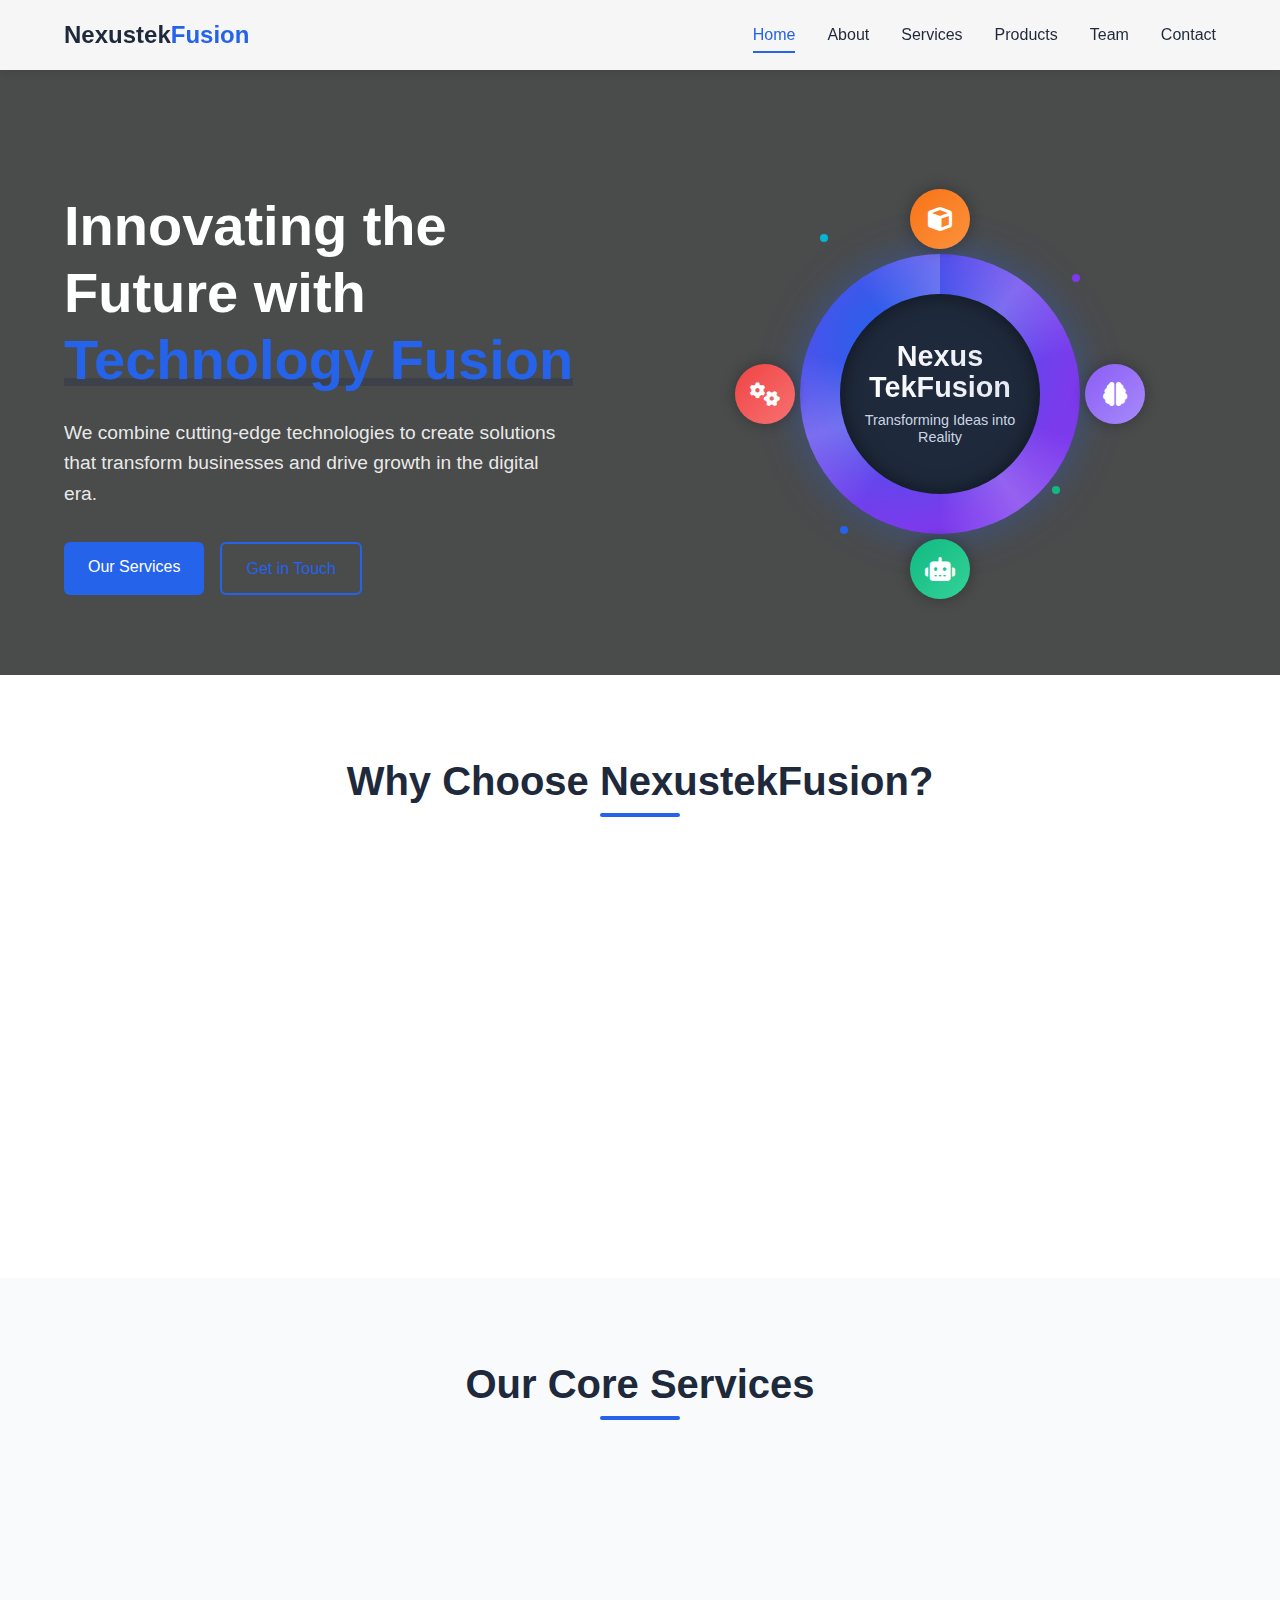
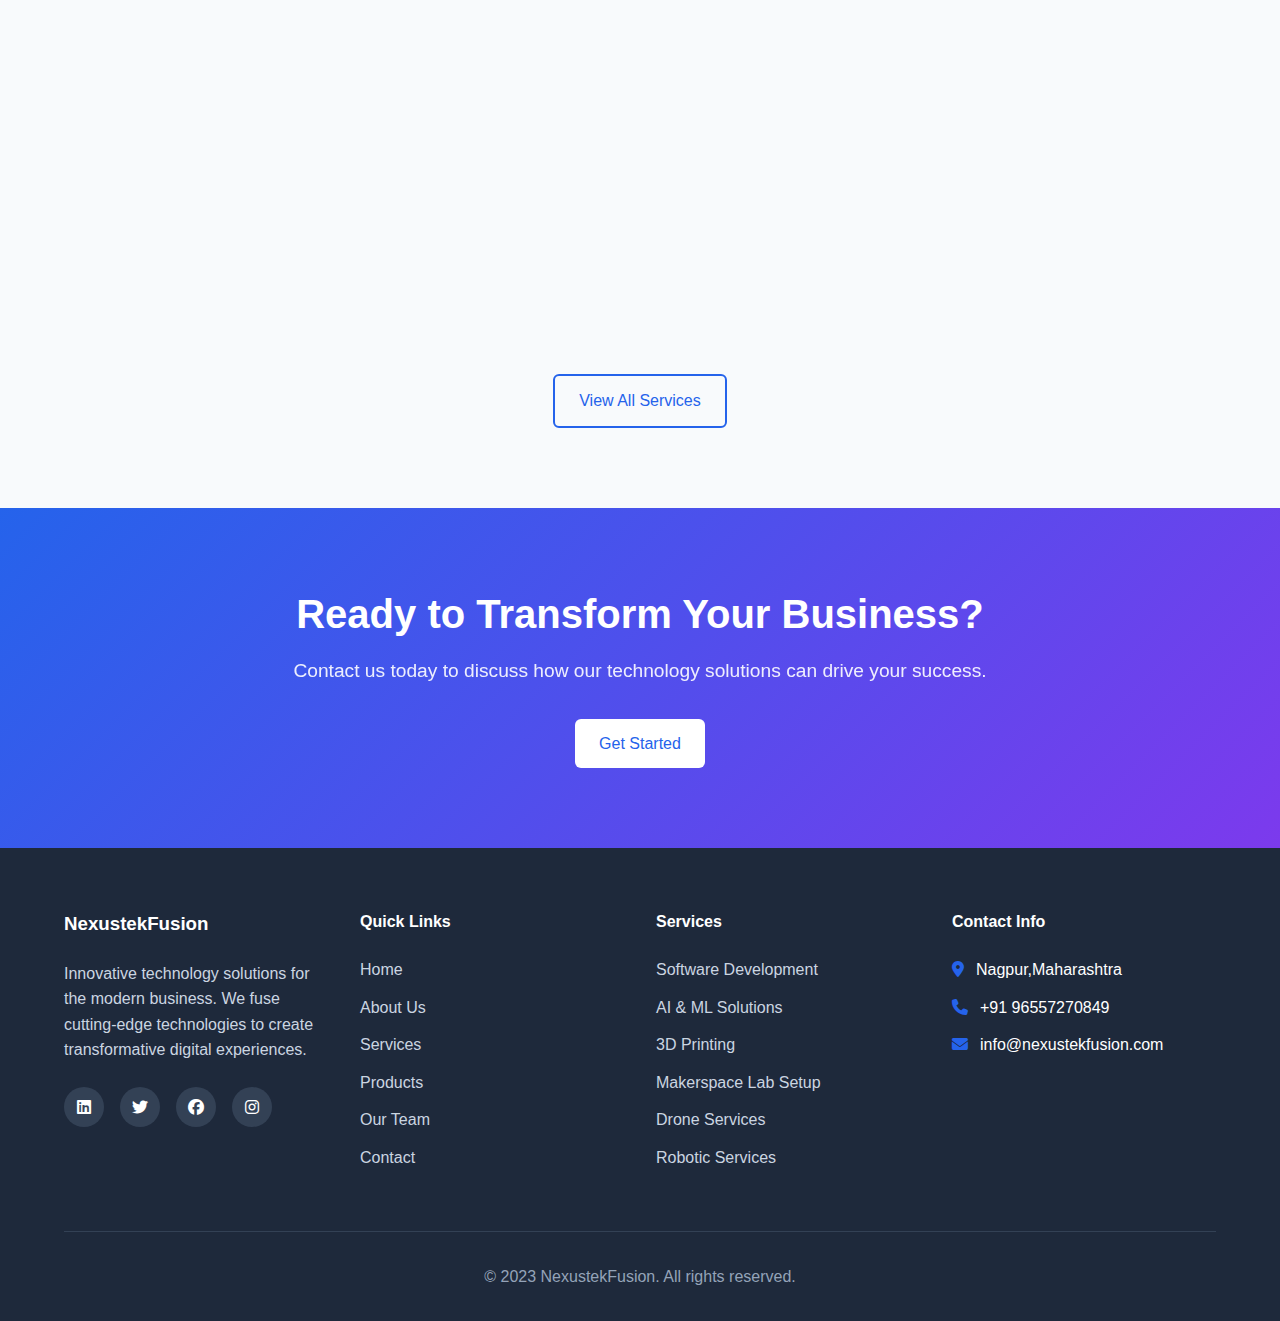
<file: index.html>
<!DOCTYPE html>
<html lang="en">
<head>
    <meta charset="UTF-8">
    <meta name="viewport" content="width=device-width, initial-scale=1.0">
    <title>NexustekFusion - Innovative Technology Solutions</title>
    <link rel="stylesheet" href="https://cdnjs.cloudflare.com/ajax/libs/font-awesome/6.4.0/css/all.min.css">
    <style>
        :root {
            --primary: #2563eb;
            --primary-dark: #1d4ed8;
            --secondary: #7c3aed;
            --accent: #06b6d4;
            --dark: #1e293b;
            --light: #f8fafc;
            --gray: #64748b;
            --gray-light: #e2e8f0;
            --success: #10b981;
            --warning: #f59e0b;
            --error: #ef4444;
            --whatsapp: #25D366;
        }

        * {
            margin: 0;
            padding: 0;
            box-sizing: border-box;
        }

        body {
            font-family: 'Segoe UI', Tahoma, Geneva, Verdana, sans-serif;
            line-height: 1.6;
            color: var(--dark);
            background-color: var(--light);
            overflow-x: hidden;
        }

        h1, h2, h3, h4, h5, h6 {
            font-weight: 600;
            line-height: 1.3;
            margin-bottom: 1rem;
        }

        a {
            text-decoration: none;
            color: inherit;
        }

        .container {
            width: 100%;
            max-width: 1200px;
            margin: 0 auto;
            padding: 0 1.5rem;
        }

        .text-center {
            text-align: center;
        }

        .btn {
            display: inline-block;
            padding: 0.75rem 1.5rem;
            border-radius: 0.375rem;
            font-weight: 500;
            text-align: center;
            cursor: pointer;
            transition: all 0.3s ease;
            border: none;
        }

        .btn-primary {
            background-color: var(--primary);
            color: white;
        }

        .btn-primary:hover {
            background-color: var(--primary-dark);
            transform: translateY(-2px);
            box-shadow: 0 4px 8px rgba(0, 0, 0, 0.1);
        }

        .btn-secondary {
            background-color: transparent;
            color: var(--primary);
            border: 2px solid var(--primary);
        }

        .btn-secondary:hover {
            background-color: var(--primary);
            color: white;
            transform: translateY(-2px);
        }

        .btn-outline {
            background-color: transparent;
            color: var(--primary);
            border: 2px solid var(--primary);
        }

        .btn-outline:hover {
            background-color: var(--primary);
            color: white;
            transform: translateY(-2px);
        }

        /* Navigation */
        .navbar {
            position: fixed;
            top: 0;
            left: 0;
            width: 100%;
            background-color: rgba(255, 255, 255, 0.95);
            backdrop-filter: blur(10px);
            box-shadow: 0 2px 10px rgba(0, 0, 0, 0.1);
            z-index: 1000;
            padding: 1rem 0;
            transition: all 0.3s ease;
        }

        .navbar.scrolled {
            padding: 0.75rem 0;
            box-shadow: 0 5px 20px rgba(0, 0, 0, 0.1);
        }

        .nav-container {
            display: flex;
            justify-content: space-between;
            align-items: center;
            max-width: 1200px;
            margin: 0 auto;
            padding: 0 1.5rem;
        }

        .nav-logo a {
            font-weight: 700;
            font-size: 1.5rem;
            color: var(--dark);
        }

        .nav-logo span {
            color: var(--primary);
        }

        .nav-menu {
            display: flex;
            align-items: center;
            gap: 2rem;
        }

        .nav-link {
            font-weight: 500;
            transition: color 0.3s ease;
            position: relative;
        }

        .nav-link:hover, .nav-link.active {
            color: var(--primary);
        }

        .nav-link.active::after {
            content: '';
            position: absolute;
            bottom: -5px;
            left: 0;
            width: 100%;
            height: 2px;
            background-color: var(--primary);
        }

        .nav-toggle, .nav-close {
            display: none;
            font-size: 1.5rem;
            cursor: pointer;
        }

        /* Hero Section */
        .hero {
            padding: 12rem 0 5rem;
            background: linear-gradient(rgba(0, 0, 0, 0.7), rgba(0, 0, 0, 0.7)),
                        url('https://images.unsplash.com/photo-1451187580459-43490279c0fa?ixlib=rb-4.0.3&ixid=M3wxMjA3fDB8MHxwaG90by1wYWdlfHx8fGVufDB8fHx8fA%3D%3D&auto=format&fit=crop&w=1200&q=80') center/cover no-repeat;
            color: white;
            position: relative;
            overflow: hidden;
        }

        .hero-container {
            display: grid;
            grid-template-columns: 1fr 1fr;
            gap: 3rem;
            align-items: center;
            max-width: 1200px;
            margin: 0 auto;
            padding: 0 1.5rem;
            position: relative;
        }

        .hero-content {
            animation: fadeInUp 1s ease;
        }

        .hero-title {
            font-size: 3.5rem;
            margin-bottom: 1.5rem;
            line-height: 1.2;
        }

        .hero-title span {
            color: var(--primary);
            position: relative;
        }

        .hero-title span::after {
            content: '';
            position: absolute;
            bottom: 5px;
            left: 0;
            width: 100%;
            height: 8px;
            background-color: rgba(37, 99, 235, 0.2);
            z-index: -1;
        }

        .hero-text {
            font-size: 1.2rem;
            margin-bottom: 2rem;
            color: rgba(255, 255, 255, 0.9);
            max-width: 500px;
        }

        .hero-buttons {
            display: flex;
            gap: 1rem;
            flex-wrap: wrap;
        }

        .hero-visual {
            display: flex;
            justify-content: center;
            align-items: center;
            animation: fadeIn 1.5s ease;
        }

        .logo-container {
            position: relative;
            width: 400px;
            height: 400px;
            display: flex;
            justify-content: center;
            align-items: center;
        }

        /* Enhanced Logo Design with Rotating Elements */
        .nexus-logo {
            width: 350px;
            height: 350px;
            display: flex;
            flex-direction: column;
            justify-content: center;
            align-items: center;
            position: relative;
            animation: pulse 4s infinite ease-in-out;
        }

        .logo-circle {
            width: 280px;
            height: 280px;
            border-radius: 50%;
            background: radial-gradient(circle at 30% 30%, var(--primary) 0%, var(--secondary) 70%);
            display: flex;
            justify-content: center;
            align-items: center;
            position: relative;
            box-shadow: 0 0 40px rgba(37, 99, 235, 0.4);
            overflow: hidden;
        }

        .logo-circle::before {
            content: '';
            position: absolute;
            width: 100%;
            height: 100%;
            background: conic-gradient(
                transparent 0%,
                rgba(255, 255, 255, 0.2) 10%,
                transparent 20%,
                transparent 30%,
                rgba(255, 255, 255, 0.2) 40%,
                transparent 50%,
                transparent 60%,
                rgba(255, 255, 255, 0.2) 70%,
                transparent 80%,
                transparent 90%,
                rgba(255, 255, 255, 0.2) 100%
            );
            animation: rotate 8s linear infinite;
        }

        .logo-inner {
            width: 200px;
            height: 200px;
            border-radius: 50%;
            background: var(--dark);
            display: flex;
            flex-direction: column;
            justify-content: center;
            align-items: center;
            color: white;
            font-weight: 700;
            text-align: center;
            padding: 1rem;
            box-shadow: inset 0 0 20px rgba(0, 0, 0, 0.5);
            z-index: 1;
        }

        .logo-text-main {
            font-size: 1.8rem;
            line-height: 1.1;
            margin-bottom: 0.5rem;
            font-weight: 800;
            background: linear-gradient(to right, #ffffff, #e2e8f0);
            -webkit-background-clip: text;
            background-clip: text;
            color: transparent;
        }

        .logo-text-sub {
            font-size: 0.9rem;
            font-weight: 500;
            color: #cbd5e1;
            max-width: 160px;
            line-height: 1.2;
        }

        /* Rotating Technology Elements */
        .tech-orbit {
            position: absolute;
            width: 100%;
            height: 100%;
            border-radius: 50%;
            animation: rotate 15s linear infinite;
        }

        .tech-element {
            position: absolute;
            width: 60px;
            height: 60px;
            border-radius: 50%;
            display: flex;
            justify-content: center;
            align-items: center;
            color: white;
            font-size: 1.5rem;
            box-shadow: 0 0 15px rgba(0, 0, 0, 0.3);
            transform-origin: center;
            transition: transform 0.3s ease;
        }

        .tech-element:hover {
            transform: scale(1.2);
            z-index: 10;
        }

        .tech-3d {
            top: -30px;
            left: 50%;
            transform: translateX(-50%);
            background: linear-gradient(135deg, #f97316, #fb923c);
        }

        .tech-ai {
            top: 50%;
            right: -30px;
            transform: translateY(-50%);
            background: linear-gradient(135deg, #8b5cf6, #a78bfa);
        }

        .tech-ml {
            bottom: -30px;
            left: 50%;
            transform: translateX(-50%);
            background: linear-gradient(135deg, #10b981, #34d399);
        }

        .tech-robotics {
            top: 50%;
            left: -30px;
            transform: translateY(-50%);
            background: linear-gradient(135deg, #ef4444, #f87171);
        }

        .tech-orbit-outer {
            position: absolute;
            width: 120%;
            height: 120%;
            border-radius: 50%;
            animation: rotate 20s linear infinite reverse;
        }

        .tech-orbit-inner {
            position: absolute;
            width: 80%;
            height: 80%;
            border-radius: 50%;
            animation: rotate 12s linear infinite reverse;
        }

        .logo-particles {
            position: absolute;
            top: 0;
            left: 0;
            width: 100%;
            height: 100%;
        }

        .particle {
            position: absolute;
            width: 8px;
            height: 8px;
            border-radius: 50%;
            background: var(--accent);
            animation: float 3s infinite ease-in-out;
        }

        .particle:nth-child(1) {
            top: 10%;
            left: 20%;
            animation-delay: 0s;
        }

        .particle:nth-child(2) {
            top: 20%;
            right: 15%;
            animation-delay: 0.5s;
            background: var(--secondary);
        }

        .particle:nth-child(3) {
            bottom: 15%;
            left: 25%;
            animation-delay: 1s;
            background: var(--primary);
        }

        .particle:nth-child(4) {
            bottom: 25%;
            right: 20%;
            animation-delay: 1.5s;
            background: var(--success);
        }

        /* Features Section */
        .features {
            padding: 5rem 0;
            background-color: white;
        }

        .section-title {
            text-align: center;
            font-size: 2.5rem;
            margin-bottom: 3rem;
            position: relative;
        }

        .section-title::after {
            content: '';
            position: absolute;
            bottom: -10px;
            left: 50%;
            transform: translateX(-50%);
            width: 80px;
            height: 4px;
            background-color: var(--primary);
            border-radius: 2px;
        }

        .features-grid {
            display: grid;
            grid-template-columns: repeat(auto-fit, minmax(250px, 1fr));
            gap: 2rem;
        }

        .feature-card {
            background-color: var(--light);
            padding: 2.5rem 2rem;
            border-radius: 0.5rem;
            text-align: center;
            box-shadow: 0 5px 15px rgba(0, 0, 0, 0.05);
            transition: transform 0.3s ease, box-shadow 0.3s ease;
            position: relative;
            overflow: hidden;
        }

        .feature-card:hover {
            transform: translateY(-10px);
            box-shadow: 0 15px 30px rgba(0, 0, 0, 0.1);
        }

        .feature-card::before {
            content: '';
            position: absolute;
            top: 0;
            left: 0;
            width: 5px;
            height: 100%;
            background-color: var(--primary);
            transition: width 0.3s ease;
        }

        .feature-card:hover::before {
            width: 100%;
            opacity: 0.1;
        }

        .feature-icon {
            width: 70px;
            height: 70px;
            border-radius: 50%;
            background: linear-gradient(135deg, var(--primary) 0%, var(--secondary) 100%);
            display: flex;
            justify-content: center;
            align-items: center;
            margin: 0 auto 1.5rem;
            color: white;
            font-size: 1.8rem;
            box-shadow: 0 5px 15px rgba(37, 99, 235, 0.3);
        }

        /* Services Preview */
        .services-preview {
            padding: 5rem 0;
            background-color: #f8fafc;
        }

        .services-grid {
            display: grid;
            grid-template-columns: repeat(auto-fit, minmax(300px, 1fr));
            gap: 2rem;
            margin-bottom: 3rem;
        }

        .service-card {
            background-color: white;
            border-radius: 0.5rem;
            overflow: hidden;
            box-shadow: 0 5px 15px rgba(0, 0, 0, 0.05);
            transition: transform 0.3s ease, box-shadow 0.3s ease;
            position: relative;
        }

        .service-card:hover {
            transform: translateY(-10px);
            box-shadow: 0 15px 30px rgba(0, 0, 0, 0.1);
        }

        .service-icon {
            height: 200px;
            background: linear-gradient(135deg, var(--primary) 0%, var(--secondary) 100%);
            display: flex;
            justify-content: center;
            align-items: center;
            color: white;
            font-size: 3.5rem;
            position: relative;
            overflow: hidden;
        }

        .service-icon::before {
            content: '';
            position: absolute;
            top: -50%;
            left: -50%;
            width: 200%;
            height: 200%;
            background: radial-gradient(circle, rgba(255,255,255,0.1) 0%, rgba(255,255,255,0) 70%);
            transform: rotate(30deg);
        }

        .service-content {
            padding: 2rem;
        }

        .service-card h3 {
            margin-bottom: 1rem;
            font-size: 1.5rem;
        }

        .service-card p {
            color: var(--gray);
            margin-bottom: 1.5rem;
            line-height: 1.6;
        }

        .service-link {
            color: var(--primary);
            font-weight: 500;
            display: flex;
            align-items: center;
            gap: 0.5rem;
            transition: gap 0.3s ease;
        }

        .service-link:hover {
            gap: 1rem;
        }

        /* CTA Section */
        .cta {
            padding: 5rem 0;
            background: linear-gradient(135deg, var(--primary) 0%, var(--secondary) 100%);
            color: white;
            text-align: center;
            position: relative;
            overflow: hidden;
        }

        .cta::before {
            content: '';
            position: absolute;
            top: 0;
            left: 0;
            width: 100%;
            height: 100%;
            background: url('https://images.unsplash.com/photo-1551288049-bebda4e38f71?ixlib=rb-4.0.3&ixid=M3wxMjA3fDB8MHxwaG90by1wYWdlfHx8fGVufDB8fHx8fA%3D%3D&auto=format&fit=crop&w=1200&q=80') center/cover no-repeat;
            opacity: 0.1;
        }

        .cta-content {
            position: relative;
            max-width: 700px;
            margin: 0 auto;
        }

        .cta h2 {
            font-size: 2.5rem;
            margin-bottom: 1rem;
        }

        .cta p {
            font-size: 1.2rem;
            margin-bottom: 2rem;
            opacity: 0.9;
        }

        .cta .btn-primary {
            background-color: white;
            color: var(--primary);
        }

        .cta .btn-primary:hover {
            background-color: var(--light);
            transform: translateY(-2px);
        }

        /* Footer */
        .footer {
            background-color: var(--dark);
            color: white;
            padding: 4rem 0 2rem;
        }

        .footer-content {
            display: grid;
            grid-template-columns: repeat(auto-fit, minmax(200px, 1fr));
            gap: 2rem;
            margin-bottom: 3rem;
        }

        .footer-section h3,
        .footer-section h4 {
            margin-bottom: 1.5rem;
            color: white;
        }

        .footer-section p {
            margin-bottom: 1.5rem;
            color: #cbd5e1;
        }

        .footer-section ul {
            list-style: none;
        }

        .footer-section ul li {
            margin-bottom: 0.75rem;
        }

        .footer-section ul li a {
            color: #cbd5e1;
            transition: color 0.3s ease;
        }

        .footer-section ul li a:hover {
            color: white;
        }

        .contact-info li {
            display: flex;
            align-items: flex-start;
            gap: 0.75rem;
        }

        .contact-info i {
            margin-top: 0.25rem;
            color: var(--primary);
        }

        .social-links {
            display: flex;
            gap: 1rem;
        }

        .social-links a {
            width: 40px;
            height: 40px;
            border-radius: 50%;
            background-color: #334155;
            display: flex;
            justify-content: center;
            align-items: center;
            transition: background-color 0.3s ease;
        }

        .social-links a:hover {
            background-color: var(--primary);
        }

        .footer-bottom {
            text-align: center;
            padding-top: 2rem;
            border-top: 1px solid #334155;
            color: #94a3b8;
        }

        /* Animations */
        @keyframes fadeIn {
            from { opacity: 0; }
            to { opacity: 1; }
        }

        @keyframes fadeInUp {
            from {
                opacity: 0;
                transform: translateY(30px);
            }
            to {
                opacity: 1;
                transform: translateY(0);
            }
        }

        @keyframes rotate {
            from { transform: rotate(0deg); }
            to { transform: rotate(360deg); }
        }

        @keyframes float {
            0%, 100% {
                transform: translateY(0) scale(1);
                opacity: 0.7;
            }
            50% {
                transform: translateY(-20px) scale(1.1);
                opacity: 1;
            }
        }

        @keyframes pulse {
            0%, 100% {
                transform: scale(1);
            }
            50% {
                transform: scale(1.05);
            }
        }

        /* Responsive Design */
        @media (max-width: 992px) {
            .hero-container {
                grid-template-columns: 1fr;
                text-align: center;
            }

            .hero-text {
                margin: 0 auto 2rem;
            }

            .hero-buttons {
                justify-content: center;
            }

            .logo-container {
                width: 300px;
                height: 300px;
            }

            .nexus-logo {
                width: 280px;
                height: 280px;
            }

            .logo-circle {
                width: 220px;
                height: 220px;
            }

            .logo-inner {
                width: 160px;
                height: 160px;
            }

            .logo-text-main {
                font-size: 1.5rem;
            }

            .logo-text-sub {
                font-size: 0.8rem;
            }
        }

        @media (max-width: 768px) {
            .nav-menu {
                position: fixed;
                top: 0;
                right: -100%;
                width: 80%;
                height: 100vh;
                background-color: white;
                flex-direction: column;
                justify-content: center;
                align-items: center;
                transition: right 0.3s ease;
                box-shadow: -5px 0 15px rgba(0, 0, 0, 0.1);
            }

            .nav-menu.active {
                right: 0;
            }

            .nav-toggle, .nav-close {
                display: block;
            }

            .nav-close {
                position: absolute;
                top: 1.5rem;
                right: 1.5rem;
            }

            .hero-title {
                font-size: 2.5rem;
            }

            .section-title {
                font-size: 2rem;
            }

            .services-grid {
                grid-template-columns: 1fr;
            }
        }

        @media (max-width: 576px) {
            .hero {
                padding: 10rem 0 3rem;
            }

            .hero-title {
                font-size: 2rem;
            }

            .hero-text {
                font-size: 1rem;
            }

            .hero-buttons {
                flex-direction: column;
                align-items: center;
            }

            .logo-container {
                width: 250px;
                height: 250px;
            }

            .nexus-logo {
                width: 220px;
                height: 220px;
            }

            .logo-circle {
                width: 180px;
                height: 180px;
            }

            .logo-inner {
                width: 140px;
                height: 140px;
            }

            .logo-text-main {
                font-size: 1.2rem;
            }

            .logo-text-sub {
                font-size: 0.7rem;
            }

            .feature-card, .service-card {
                padding: 2rem 1.5rem;
            }
        }
    </style>
</head>
<body>
    <!-- Navigation -->
    <nav class="navbar">
        <div class="nav-container">
            <div class="nav-logo">
                <a href="index.html">Nexustek<span>Fusion</span></a>
            </div>
            <div class="nav-menu" id="nav-menu">
                <a href="index.html" class="nav-link active">Home</a>
                <a href="about.html" class="nav-link">About</a>
                <a href="services.html" class="nav-link">Services</a>
                <a href="products.html" class="nav-link">Products</a>
                <a href="team.html" class="nav-link">Team</a>
                <a href="contact.html" class="nav-link">Contact</a>
                <div class="nav-close" id="nav-close">
                    <i class="fas fa-times"></i>
                </div>
            </div>
            <div class="nav-toggle" id="nav-toggle">
                <i class="fas fa-bars"></i>
            </div>
        </div>
    </nav>

    <!-- Hero Section -->
    <section class="hero">
        <div class="hero-container">
            <div class="hero-content">
                <h1 class="hero-title">Innovating the Future with <span>Technology Fusion</span></h1>
                <p class="hero-text">We combine cutting-edge technologies to create solutions that transform businesses and drive growth in the digital era.</p>
                <div class="hero-buttons">
                    <a href="services.html" class="btn btn-primary">Our Services</a>
                    <a href="contact.html" class="btn btn-secondary">Get in Touch</a>
                </div>
            </div>
            <div class="hero-visual">
                <div class="logo-container">
                    <div class="nexus-logo">
                        <div class="logo-circle">
                            <div class="logo-inner">
                                <div class="logo-text-main">Nexus TekFusion</div>
                                <div class="logo-text-sub">Transforming Ideas into Reality</div>
                            </div>
                        </div>
                        <!-- Technology Elements -->
                        <div class="tech-orbit">
                            <div class="tech-element tech-3d">
                                <i class="fas fa-cube"></i>
                            </div>
                            <div class="tech-element tech-ai">
                                <i class="fas fa-brain"></i>
                            </div>
                            <div class="tech-element tech-ml">
                                <i class="fas fa-robot"></i>
                            </div>
                            <div class="tech-element tech-robotics">
                                <i class="fas fa-cogs"></i>
                            </div>
                        </div>
                    </div>
                    <div class="logo-particles">
                        <div class="particle"></div>
                        <div class="particle"></div>
                        <div class="particle"></div>
                        <div class="particle"></div>
                    </div>
                </div>
            </div>
        </div>
    </section>

    <!-- Features Section -->
    <section class="features">
        <div class="container">
            <h2 class="section-title">Why Choose NexustekFusion?</h2>
            <div class="features-grid">
                <div class="feature-card">
                    <div class="feature-icon">
                        <i class="fas fa-rocket"></i>
                    </div>
                    <h3>Innovation-Driven</h3>
                    <p>We stay ahead of technology trends to deliver future-proof solutions that give you a competitive edge.</p>
                </div>
                <div class="feature-card">
                    <div class="feature-icon">
                        <i class="fas fa-shield-alt"></i>
                    </div>
                    <h3>Secure & Reliable</h3>
                    <p>Our solutions are built with security as a foundation, ensuring your data and operations are protected.</p>
                </div>
                <div class="feature-card">
                    <div class="feature-icon">
                        <i class="fas fa-users"></i>
                    </div>
                    <h3>Expert Team</h3>
                    <p>Our multidisciplinary team brings together diverse expertise to solve complex challenges.</p>
                </div>
                <div class="feature-card">
                    <div class="feature-icon">
                        <i class="fas fa-handshake"></i>
                    </div>
                    <h3>Partnership Approach</h3>
                    <p>We work collaboratively with our clients, becoming an extension of your team to achieve shared goals.</p>
                </div>
            </div>
        </div>
    </section>

    <!-- Services Preview -->
    <section class="services-preview">
        <div class="container">
            <h2 class="section-title">Our Core Services</h2>
            <div class="services-grid">
                <div class="service-card">
                    <div class="service-icon">
                        <i class="fas fa-laptop-code"></i>
                    </div>
                    <div class="service-content">
                        <h3>Custom Software Development</h3>
                        <p>Tailored applications designed to solve your specific business challenges and drive efficiency.</p>
                        <a href="services.html" class="service-link">Learn More <i class="fas fa-arrow-right"></i></a>
                    </div>
                </div>
                <div class="service-card">
                    <div class="service-icon">
                        <i class="fas fa-brain"></i>
                    </div>
                    <div class="service-content">
                        <h3>AI & Machine Learning</h3>
                        <p>Intelligent solutions that leverage data to automate processes and generate valuable insights.</p>
                        <a href="services.html" class="service-link">Learn More <i class="fas fa-arrow-right"></i></a>
                    </div>
                </div>
                <div class="service-card">
                    <div class="service-icon">
                        <i class="fas fa-cube"></i>
                    </div>
                    <div class="service-content">
                        <h3>3D Printing & Prototyping</h3>
                        <p>Transform your ideas into physical objects with our advanced 3D printing and rapid prototyping services.</p>
                        <a href="services.html" class="service-link">Learn More <i class="fas fa-arrow-right"></i></a>
                    </div>
                </div>
            </div>
            <div class="text-center">
                <a href="services.html" class="btn btn-outline">View All Services</a>
            </div>
        </div>
    </section>

    <!-- CTA Section -->
    <section class="cta">
        <div class="container">
            <div class="cta-content">
                <h2>Ready to Transform Your Business?</h2>
                <p>Contact us today to discuss how our technology solutions can drive your success.</p>
                <a href="contact.html" class="btn btn-primary">Get Started</a>
            </div>
        </div>
    </section>

    <!-- Footer -->
    <footer class="footer">
        <div class="container">
            <div class="footer-content">
                <div class="footer-section">
                    <h3>NexustekFusion</h3>
                    <p>Innovative technology solutions for the modern business. We fuse cutting-edge technologies to create transformative digital experiences.</p>
                    <div class="social-links">
                        <a href="#"><i class="fab fa-linkedin"></i></a>
                        <a href="#"><i class="fab fa-twitter"></i></a>
                        <a href="#"><i class="fab fa-facebook"></i></a>
                        <a href="#"><i class="fab fa-instagram"></i></a>
                    </div>
                </div>
                <div class="footer-section">
                    <h4>Quick Links</h4>
                    <ul>
                        <li><a href="index.html">Home</a></li>
                        <li><a href="about.html">About Us</a></li>
                        <li><a href="services.html">Services</a></li>
                        <li><a href="products.html">Products</a></li>
                        <li><a href="team.html">Our Team</a></li>
                        <li><a href="contact.html">Contact</a></li>
                    </ul>
                </div>
                <div class="footer-section">
                    <h4>Services</h4>
                    <ul>
                        <li><a href="services.html">Software Development</a></li>
                        <li><a href="services.html">AI & ML Solutions</a></li>
                        <li><a href="services.html">3D Printing</a></li>
                        <li><a href="services.html">Makerspace Lab Setup</a></li>
                        <li><a href="services.html">Drone Services</a></li>
                        <li><a href="services.html">Robotic Services</a></li>
                    </ul>
                </div>
                <div class="footer-section">
                    <h4>Contact Info</h4>
                    <ul class="contact-info">
                        <li><i class="fas fa-map-marker-alt"></i> Nagpur,Maharashtra</li>
                        <li><i class="fas fa-phone"></i> +91 96557270849</li>
                        <li><i class="fas fa-envelope"></i> info@nexustekfusion.com</li>
                    </ul>
                </div>
            </div>
            <div class="footer-bottom">
                <p>&copy; 2023 NexustekFusion. All rights reserved.</p>
            </div>
        </div>
    </footer>

    <script>
        // Homepage JavaScript
        document.addEventListener('DOMContentLoaded', function() {
            // Mobile Navigation Toggle
            const navToggle = document.getElementById('nav-toggle');
            const navClose = document.getElementById('nav-close');
            const navMenu = document.getElementById('nav-menu');

            if (navToggle) {
                navToggle.addEventListener('click', () => {
                    navMenu.classList.add('active');
                });
            }

            if (navClose) {
                navClose.addEventListener('click', () => {
                    navMenu.classList.remove('active');
                });
            }

            // Close mobile menu when clicking on a nav link
            const navLinks = document.querySelectorAll('.nav-link');
            navLinks.forEach(link => {
                link.addEventListener('click', () => {
                    navMenu.classList.remove('active');
                });
            });

            // Navbar scroll effect
            window.addEventListener('scroll', function() {
                const navbar = document.querySelector('.navbar');
                if (window.scrollY > 50) {
                    navbar.classList.add('scrolled');
                } else {
                    navbar.classList.remove('scrolled');
                }
            });

            // Animate elements on scroll
            const animateOnScroll = function() {
                const elements = document.querySelectorAll('.feature-card, .service-card');

                elements.forEach(element => {
                    const elementPosition = element.getBoundingClientRect().top;
                    const screenPosition = window.innerHeight / 1.2;

                    if (elementPosition < screenPosition) {
                        element.style.opacity = '1';
                        element.style.transform = 'translateY(0)';
                    }
                });
            };

            // Set initial state for animation
            const featureCards = document.querySelectorAll('.feature-card');
            const serviceCards = document.querySelectorAll('.service-card');

            featureCards.forEach(card => {
                card.style.opacity = '0';
                card.style.transform = 'translateY(30px)';
                card.style.transition = 'opacity 0.5s ease, transform 0.5s ease';
            });

            serviceCards.forEach(card => {
                card.style.opacity = '0';
                card.style.transform = 'translateY(30px)';
                card.style.transition = 'opacity 0.5s ease, transform 0.5s ease';
            });

            window.addEventListener('scroll', animateOnScroll);
            // Trigger once on load in case elements are already in view
            animateOnScroll();
        });
    </script>
</body>
</html>
</file>
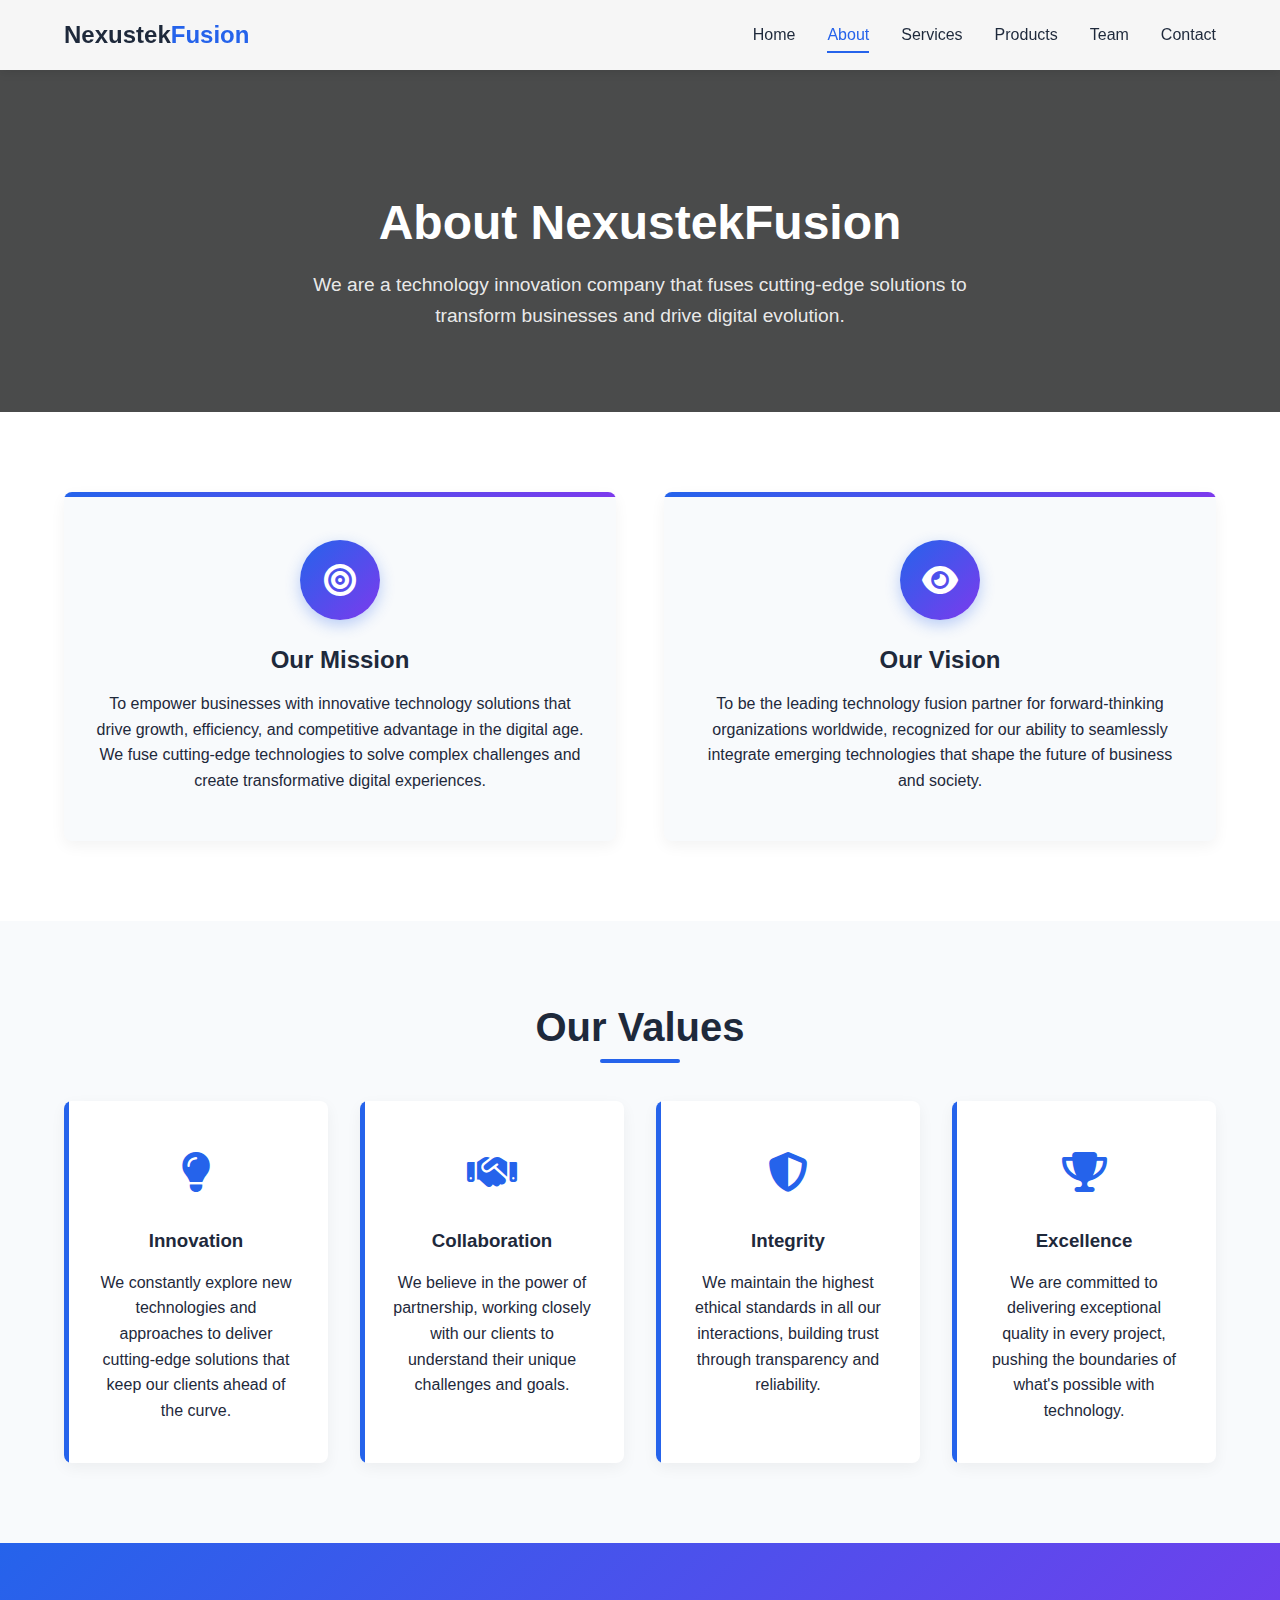
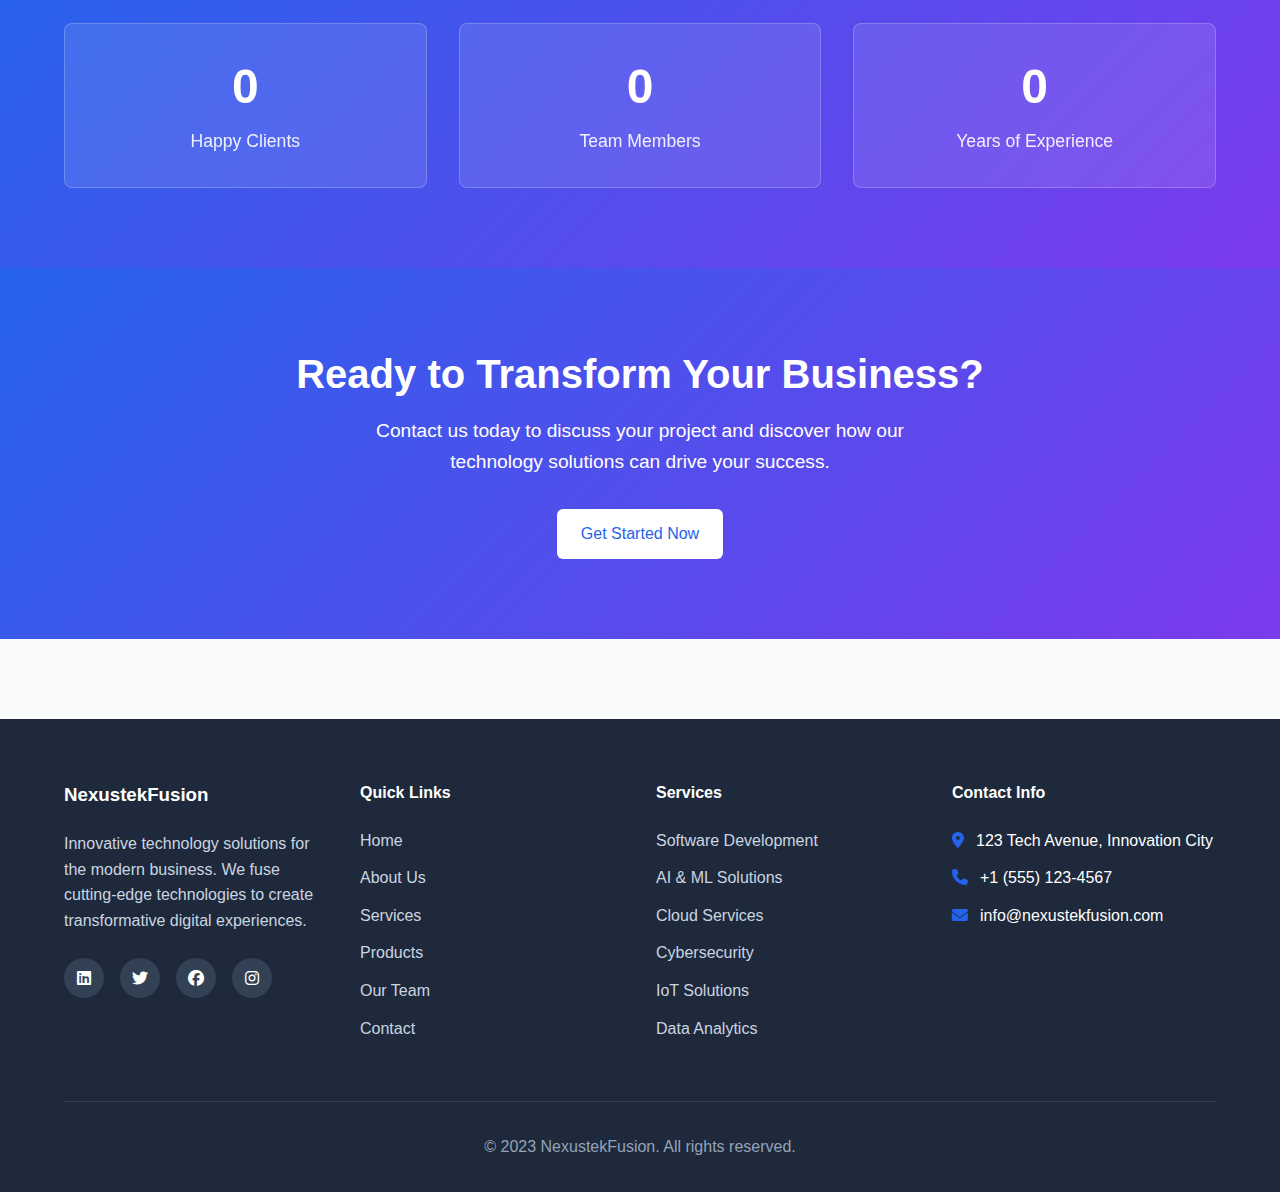
<file: about.html>
<!DOCTYPE html>
<html lang="en">
<head>
    <meta charset="UTF-8">
    <meta name="viewport" content="width=device-width, initial-scale=1.0">
    <title>About Us - NexustekFusion</title>
    <link rel="stylesheet" href="https://cdnjs.cloudflare.com/ajax/libs/font-awesome/6.4.0/css/all.min.css">
    <style>
        :root {
            --primary: #2563eb;
            --primary-dark: #1d4ed8;
            --secondary: #7c3aed;
            --accent: #06b6d4;
            --dark: #1e293b;
            --light: #f8fafc;
            --gray: #64748b;
            --gray-light: #e2e8f0;
            --success: #10b981;
            --warning: #f59e0b;
            --error: #ef4444;
            --whatsapp: #25D366;
        }

        * {
            margin: 0;
            padding: 0;
            box-sizing: border-box;
        }

        body {
            font-family: 'Segoe UI', Tahoma, Geneva, Verdana, sans-serif;
            line-height: 1.6;
            color: var(--dark);
            background-color: var(--light);
        }

        h1, h2, h3, h4, h5, h6 {
            font-weight: 600;
            line-height: 1.3;
            margin-bottom: 1rem;
        }

        a {
            text-decoration: none;
            color: inherit;
        }

        .container {
            width: 100%;
            max-width: 1200px;
            margin: 0 auto;
            padding: 0 1.5rem;
        }

        .text-center {
            text-align: center;
        }

        .btn {
            display: inline-block;
            padding: 0.75rem 1.5rem;
            border-radius: 0.375rem;
            font-weight: 500;
            text-align: center;
            cursor: pointer;
            transition: all 0.3s ease;
            border: none;
        }

        .btn-primary {
            background-color: var(--primary);
            color: white;
        }

        .btn-primary:hover {
            background-color: var(--primary-dark);
            transform: translateY(-2px);
            box-shadow: 0 4px 8px rgba(0, 0, 0, 0.1);
        }

        /* Navigation */
        .navbar {
            position: fixed;
            top: 0;
            left: 0;
            width: 100%;
            background-color: rgba(255, 255, 255, 0.95);
            backdrop-filter: blur(10px);
            box-shadow: 0 2px 10px rgba(0, 0, 0, 0.1);
            z-index: 1000;
            padding: 1rem 0;
        }

        .nav-container {
            display: flex;
            justify-content: space-between;
            align-items: center;
            max-width: 1200px;
            margin: 0 auto;
            padding: 0 1.5rem;
        }

        .nav-logo a {
            font-weight: 700;
            font-size: 1.5rem;
            color: var(--dark);
        }

        .nav-logo span {
            color: var(--primary);
        }

        .nav-menu {
            display: flex;
            align-items: center;
            gap: 2rem;
        }

        .nav-link {
            font-weight: 500;
            transition: color 0.3s ease;
            position: relative;
        }

        .nav-link:hover, .nav-link.active {
            color: var(--primary);
        }

        .nav-link.active::after {
            content: '';
            position: absolute;
            bottom: -5px;
            left: 0;
            width: 100%;
            height: 2px;
            background-color: var(--primary);
        }

        .nav-toggle, .nav-close {
            display: none;
            font-size: 1.5rem;
            cursor: pointer;
        }

        /* About Hero Section */
        .about-hero {
            padding: 12rem 0 5rem;
            background: linear-gradient(rgba(0, 0, 0, 0.7), rgba(0, 0, 0, 0.7)),
                        url('https://images.unsplash.com/photo-1451187580459-43490279c0fa?ixlib=rb-4.0.3&ixid=M3wxMjA3fDB8MHxwaG90by1wYWdlfHx8fGVufDB8fHx8fA%3D%3D&auto=format&fit=crop&w=1200&q=80') center/cover no-repeat;
            text-align: center;
            position: relative;
            overflow: hidden;
            color: white;
        }

        .about-hero h1 {
            font-size: 3rem;
            margin-bottom: 1rem;
            position: relative;
        }

        .about-hero p {
            font-size: 1.2rem;
            max-width: 700px;
            margin: 0 auto;
            color: rgba(255, 255, 255, 0.9);
            position: relative;
        }

        .section-title {
            text-align: center;
            font-size: 2.5rem;
            margin-bottom: 3rem;
            position: relative;
        }

        .section-title::after {
            content: '';
            position: absolute;
            bottom: -10px;
            left: 50%;
            transform: translateX(-50%);
            width: 80px;
            height: 4px;
            background-color: var(--primary);
            border-radius: 2px;
        }

        /* Mission & Vision */
        .mission-vision {
            padding: 5rem 0;
            background-color: white;
        }

        .mission-vision-grid {
            display: grid;
            grid-template-columns: repeat(auto-fit, minmax(300px, 1fr));
            gap: 3rem;
        }

        .mission-card, .vision-card {
            background-color: var(--light);
            padding: 3rem 2rem;
            border-radius: 0.5rem;
            text-align: center;
            box-shadow: 0 5px 15px rgba(0, 0, 0, 0.05);
            transition: transform 0.3s ease, box-shadow 0.3s ease;
            position: relative;
            overflow: hidden;
        }

        .mission-card:hover, .vision-card:hover {
            transform: translateY(-10px);
            box-shadow: 0 15px 30px rgba(0, 0, 0, 0.1);
        }

        .mission-card::before, .vision-card::before {
            content: '';
            position: absolute;
            top: 0;
            left: 0;
            width: 100%;
            height: 5px;
            background: linear-gradient(90deg, var(--primary) 0%, var(--secondary) 100%);
        }

        .mission-icon, .vision-icon {
            width: 80px;
            height: 80px;
            border-radius: 50%;
            background: linear-gradient(135deg, var(--primary) 0%, var(--secondary) 100%);
            display: flex;
            justify-content: center;
            align-items: center;
            margin: 0 auto 1.5rem;
            color: white;
            font-size: 2rem;
            box-shadow: 0 5px 15px rgba(37, 99, 235, 0.3);
        }

        /* Values */
        .values {
            padding: 5rem 0;
            background-color: #f8fafc;
        }

        .values-grid {
            display: grid;
            grid-template-columns: repeat(auto-fit, minmax(250px, 1fr));
            gap: 2rem;
        }

        .value-card {
            background-color: white;
            padding: 2.5rem 2rem;
            border-radius: 0.5rem;
            text-align: center;
            box-shadow: 0 5px 15px rgba(0, 0, 0, 0.05);
            transition: transform 0.3s ease, box-shadow 0.3s ease;
            position: relative;
            overflow: hidden;
        }

        .value-card::before {
            content: '';
            position: absolute;
            top: 0;
            left: 0;
            width: 5px;
            height: 100%;
            background-color: var(--primary);
            transition: width 0.3s ease;
        }

        .value-card:hover {
            transform: translateY(-10px);
            box-shadow: 0 15px 30px rgba(0, 0, 0, 0.1);
        }

        .value-card:hover::before {
            width: 100%;
            opacity: 0.1;
        }

        .value-icon {
            font-size: 2.5rem;
            color: var(--primary);
            margin-bottom: 1.5rem;
        }

        /* Stats */
        .stats {
            padding: 5rem 0;
            background: linear-gradient(135deg, var(--primary) 0%, var(--secondary) 100%);
            color: white;
            text-align: center;
            position: relative;
            overflow: hidden;
        }

        .stats::before {
            content: '';
            position: absolute;
            top: 0;
            left: 0;
            width: 100%;
            height: 100%;
            background: url('https://images.unsplash.com/photo-1551288049-bebda4e38f71?ixlib=rb-4.0.3&ixid=M3wxMjA3fDB8MHxwaG90by1wYWdlfHx8fGVufDB8fHx8fA%3D%3D&auto=format&fit=crop&w=1200&q=80') center/cover no-repeat;
            opacity: 0.1;
        }

        .stats-grid {
            display: grid;
            grid-template-columns: repeat(auto-fit, minmax(200px, 1fr));
            gap: 2rem;
            position: relative;
        }

        .stat-item {
            padding: 2rem;
            background: rgba(255, 255, 255, 0.1);
            border-radius: 0.5rem;
            backdrop-filter: blur(10px);
            border: 1px solid rgba(255, 255, 255, 0.2);
            transition: transform 0.3s ease;
        }

        .stat-item:hover {
            transform: translateY(-5px);
        }

        .stat-item h3 {
            font-size: 3rem;
            margin-bottom: 0.5rem;
            font-weight: 700;
        }

        .stat-item p {
            font-size: 1.1rem;
            opacity: 0.9;
        }

        /* CTA Section */
        .cta-section {
            padding: 5rem 0;
            background: linear-gradient(135deg, var(--primary) 0%, var(--secondary) 100%);
            color: white;
            text-align: center;
        }

        .cta-section h2 {
            font-size: 2.5rem;
            margin-bottom: 1rem;
        }

        .cta-section p {
            font-size: 1.2rem;
            margin-bottom: 2rem;
            max-width: 600px;
            margin-left: auto;
            margin-right: auto;
        }

        .cta-section .btn-primary {
            background-color: white;
            color: var(--primary);
        }

        .cta-section .btn-primary:hover {
            background-color: var(--light);
            transform: translateY(-2px);
        }

        /* Footer */
        .footer {
            background-color: var(--dark);
            color: white;
            padding: 4rem 0 2rem;
            margin-top: 5rem;
        }

        .footer-content {
            display: grid;
            grid-template-columns: repeat(auto-fit, minmax(200px, 1fr));
            gap: 2rem;
            margin-bottom: 3rem;
        }

        .footer-section h3,
        .footer-section h4 {
            margin-bottom: 1.5rem;
            color: white;
        }

        .footer-section p {
            margin-bottom: 1.5rem;
            color: #cbd5e1;
        }

        .footer-section ul {
            list-style: none;
        }

        .footer-section ul li {
            margin-bottom: 0.75rem;
        }

        .footer-section ul li a {
            color: #cbd5e1;
            transition: color 0.3s ease;
        }

        .footer-section ul li a:hover {
            color: white;
        }

        .contact-info li {
            display: flex;
            align-items: flex-start;
            gap: 0.75rem;
        }

        .contact-info i {
            margin-top: 0.25rem;
            color: var(--primary);
        }

        .social-links {
            display: flex;
            gap: 1rem;
        }

        .social-links a {
            width: 40px;
            height: 40px;
            border-radius: 50%;
            background-color: #334155;
            display: flex;
            justify-content: center;
            align-items: center;
            transition: background-color 0.3s ease;
        }

        .social-links a:hover {
            background-color: var(--primary);
        }

        .footer-bottom {
            text-align: center;
            padding-top: 2rem;
            border-top: 1px solid #334155;
            color: #94a3b8;
        }

        /* Responsive Design */
        @media (max-width: 992px) {
            .mission-vision-grid {
                grid-template-columns: 1fr;
            }
        }

        @media (max-width: 768px) {
            .nav-menu {
                position: fixed;
                top: 0;
                right: -100%;
                width: 80%;
                height: 100vh;
                background-color: white;
                flex-direction: column;
                justify-content: center;
                align-items: center;
                transition: right 0.3s ease;
                box-shadow: -5px 0 15px rgba(0, 0, 0, 0.1);
            }

            .nav-menu.active {
                right: 0;
            }

            .nav-toggle, .nav-close {
                display: block;
            }

            .nav-close {
                position: absolute;
                top: 1.5rem;
                right: 1.5rem;
            }

            .about-hero h1 {
                font-size: 2.5rem;
            }

            .section-title {
                font-size: 2rem;
            }
        }

        @media (max-width: 576px) {
            .about-hero {
                padding: 10rem 0 3rem;
            }

            .about-hero h1 {
                font-size: 2rem;
            }

            .about-hero p {
                font-size: 1rem;
            }

            .stats-grid {
                grid-template-columns: 1fr;
            }
        }
    </style>
</head>
<body>
    <!-- Navigation -->
    <nav class="navbar">
        <div class="nav-container">
            <div class="nav-logo">
                <a href="index.html">Nexustek<span>Fusion</span></a>
            </div>
            <div class="nav-menu" id="nav-menu">
                <a href="index.html" class="nav-link">Home</a>
                <a href="about.html" class="nav-link active">About</a>
                <a href="services.html" class="nav-link">Services</a>
                <a href="products.html" class="nav-link">Products</a>
                <a href="team.html" class="nav-link">Team</a>
                <a href="contact.html" class="nav-link">Contact</a>
                <div class="nav-close" id="nav-close">
                    <i class="fas fa-times"></i>
                </div>
            </div>
            <div class="nav-toggle" id="nav-toggle">
                <i class="fas fa-bars"></i>
            </div>
        </div>
    </nav>

    <!-- About Hero Section -->
    <section class="about-hero">
        <div class="container">
            <h1>About NexustekFusion</h1>
            <p>We are a technology innovation company that fuses cutting-edge solutions to transform businesses and drive digital evolution.</p>
        </div>
    </section>

    <!-- Mission & Vision -->
    <section class="mission-vision">
        <div class="container">
            <div class="mission-vision-grid">
                <div class="mission-card">
                    <div class="mission-icon">
                        <i class="fas fa-bullseye"></i>
                    </div>
                    <h2>Our Mission</h2>
                    <p>To empower businesses with innovative technology solutions that drive growth, efficiency, and competitive advantage in the digital age. We fuse cutting-edge technologies to solve complex challenges and create transformative digital experiences.</p>
                </div>
                <div class="vision-card">
                    <div class="vision-icon">
                        <i class="fas fa-eye"></i>
                    </div>
                    <h2>Our Vision</h2>
                    <p>To be the leading technology fusion partner for forward-thinking organizations worldwide, recognized for our ability to seamlessly integrate emerging technologies that shape the future of business and society.</p>
                </div>
            </div>
        </div>
    </section>

    <!-- Values -->
    <section class="values">
        <div class="container">
            <h2 class="section-title">Our Values</h2>
            <div class="values-grid">
                <div class="value-card">
                    <div class="value-icon">
                        <i class="fas fa-lightbulb"></i>
                    </div>
                    <h3>Innovation</h3>
                    <p>We constantly explore new technologies and approaches to deliver cutting-edge solutions that keep our clients ahead of the curve.</p>
                </div>
                <div class="value-card">
                    <div class="value-icon">
                        <i class="fas fa-handshake"></i>
                    </div>
                    <h3>Collaboration</h3>
                    <p>We believe in the power of partnership, working closely with our clients to understand their unique challenges and goals.</p>
                </div>
                <div class="value-card">
                    <div class="value-icon">
                        <i class="fas fa-shield-alt"></i>
                    </div>
                    <h3>Integrity</h3>
                    <p>We maintain the highest ethical standards in all our interactions, building trust through transparency and reliability.</p>
                </div>
                <div class="value-card">
                    <div class="value-icon">
                        <i class="fas fa-trophy"></i>
                    </div>
                    <h3>Excellence</h3>
                    <p>We are committed to delivering exceptional quality in every project, pushing the boundaries of what's possible with technology.</p>
                </div>
            </div>
        </div>
    </section>

    <!-- Stats -->
    <section class="stats">
        <div class="container">
            <div class="stats-grid">
                <div class="stat-item">
                    <h3 data-target="50">0</h3>
                    <p>Happy Clients</p>
                </div>
                <div class="stat-item">
                    <h3 data-target="40">0</h3>
                    <p>Team Members</p>
                </div>
                <div class="stat-item">
                    <h3 data-target="8">0</h3>
                    <p>Years of Experience</p>
                </div>
            </div>
        </div>
    </section>

    <!-- CTA Section -->
    <section class="cta-section">
        <div class="container">
            <h2>Ready to Transform Your Business?</h2>
            <p>Contact us today to discuss your project and discover how our technology solutions can drive your success.</p>
            <a href="contact.html" class="btn btn-primary">Get Started Now</a>
        </div>
    </section>

    <!-- Footer -->
    <footer class="footer">
        <div class="container">
            <div class="footer-content">
                <div class="footer-section">
                    <h3>NexustekFusion</h3>
                    <p>Innovative technology solutions for the modern business. We fuse cutting-edge technologies to create transformative digital experiences.</p>
                    <div class="social-links">
                        <a href="#"><i class="fab fa-linkedin"></i></a>
                        <a href="#"><i class="fab fa-twitter"></i></a>
                        <a href="#"><i class="fab fa-facebook"></i></a>
                        <a href="#"><i class="fab fa-instagram"></i></a>
                    </div>
                </div>
                <div class="footer-section">
                    <h4>Quick Links</h4>
                    <ul>
                        <li><a href="index.html">Home</a></li>
                        <li><a href="about.html">About Us</a></li>
                        <li><a href="services.html">Services</a></li>
                        <li><a href="products.html">Products</a></li>
                        <li><a href="team.html">Our Team</a></li>
                        <li><a href="contact.html">Contact</a></li>
                    </ul>
                </div>
                <div class="footer-section">
                    <h4>Services</h4>
                    <ul>
                        <li><a href="services.html">Software Development</a></li>
                        <li><a href="services.html">AI & ML Solutions</a></li>
                        <li><a href="services.html">Cloud Services</a></li>
                        <li><a href="services.html">Cybersecurity</a></li>
                        <li><a href="services.html">IoT Solutions</a></li>
                        <li><a href="services.html">Data Analytics</a></li>
                    </ul>
                </div>
                <div class="footer-section">
                    <h4>Contact Info</h4>
                    <ul class="contact-info">
                        <li><i class="fas fa-map-marker-alt"></i> 123 Tech Avenue, Innovation City</li>
                        <li><i class="fas fa-phone"></i> +1 (555) 123-4567</li>
                        <li><i class="fas fa-envelope"></i> info@nexustekfusion.com</li>
                    </ul>
                </div>
            </div>
            <div class="footer-bottom">
                <p>&copy; 2023 NexustekFusion. All rights reserved.</p>
            </div>
        </div>
    </footer>

    <script>
        // About page JavaScript
        document.addEventListener('DOMContentLoaded', function() {
            // Mobile Navigation Toggle
            const navToggle = document.getElementById('nav-toggle');
            const navClose = document.getElementById('nav-close');
            const navMenu = document.getElementById('nav-menu');

            if (navToggle) {
                navToggle.addEventListener('click', () => {
                    navMenu.classList.add('active');
                });
            }

            if (navClose) {
                navClose.addEventListener('click', () => {
                    navMenu.classList.remove('active');
                });
            }

            // Close mobile menu when clicking on a nav link
            const navLinks = document.querySelectorAll('.nav-link');
            navLinks.forEach(link => {
                link.addEventListener('click', () => {
                    navMenu.classList.remove('active');
                });
            });

            // Animate stats counter
            const statItems = document.querySelectorAll('.stat-item h3');
            const statsSection = document.querySelector('.stats');

            function animateStats() {
                const statsPos = statsSection.getBoundingClientRect().top;
                const screenPos = window.innerHeight / 1.3;

                if(statsPos < screenPos) {
                    statItems.forEach(stat => {
                        const target = parseInt(stat.getAttribute('data-target'));
                        let count = 0;
                        const duration = 2000; // 2 seconds
                        const increment = target / (duration / 16); // 60fps

                        const updateCount = () => {
                            if(count < target) {
                                count += increment;
                                stat.textContent = Math.floor(count);
                                setTimeout(updateCount, 16);
                            } else {
                                stat.textContent = target;
                            }
                        };

                        updateCount();
                    });

                    // Remove event listener after animation
                    window.removeEventListener('scroll', animateStats);
                }
            }

            // Initialize animations on scroll
            window.addEventListener('scroll', animateStats);

            // Trigger animations if already in view on page load
            animateStats();
        });
    </script>
</body>
</html>
</file>
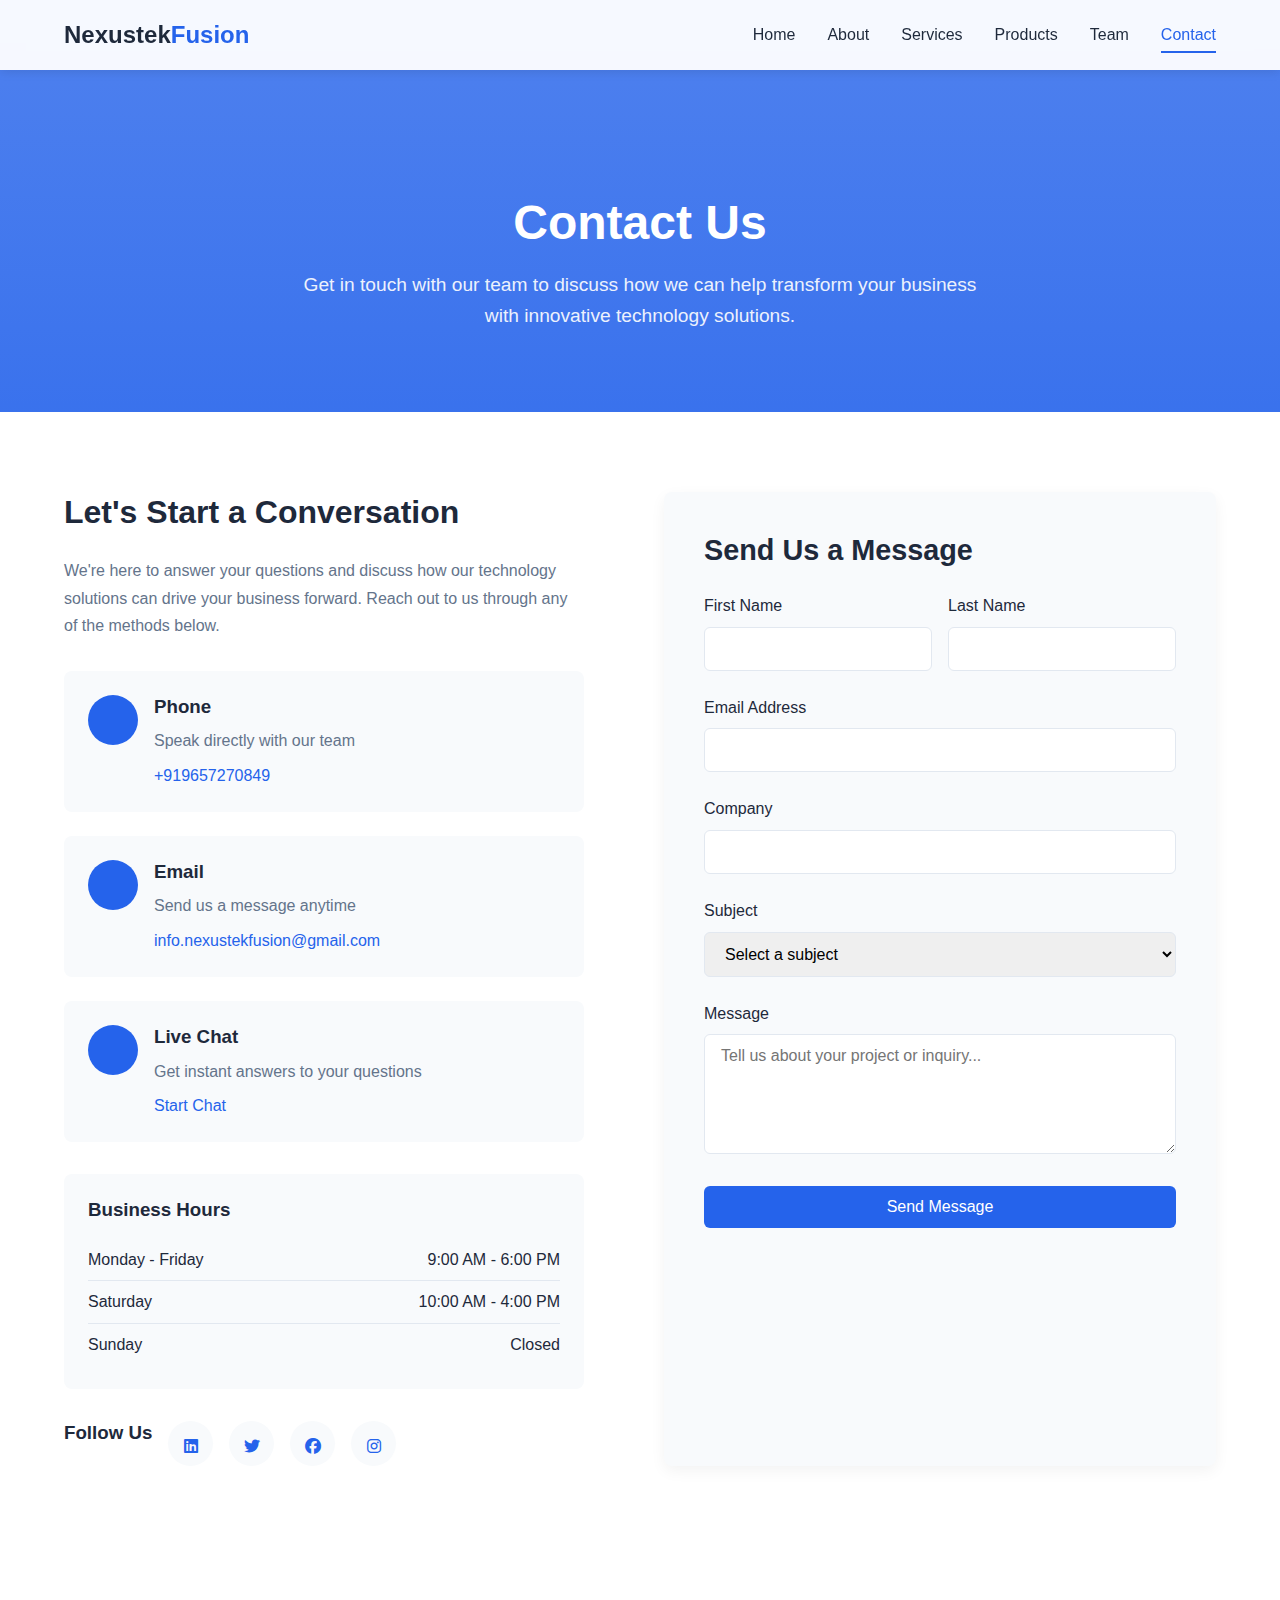
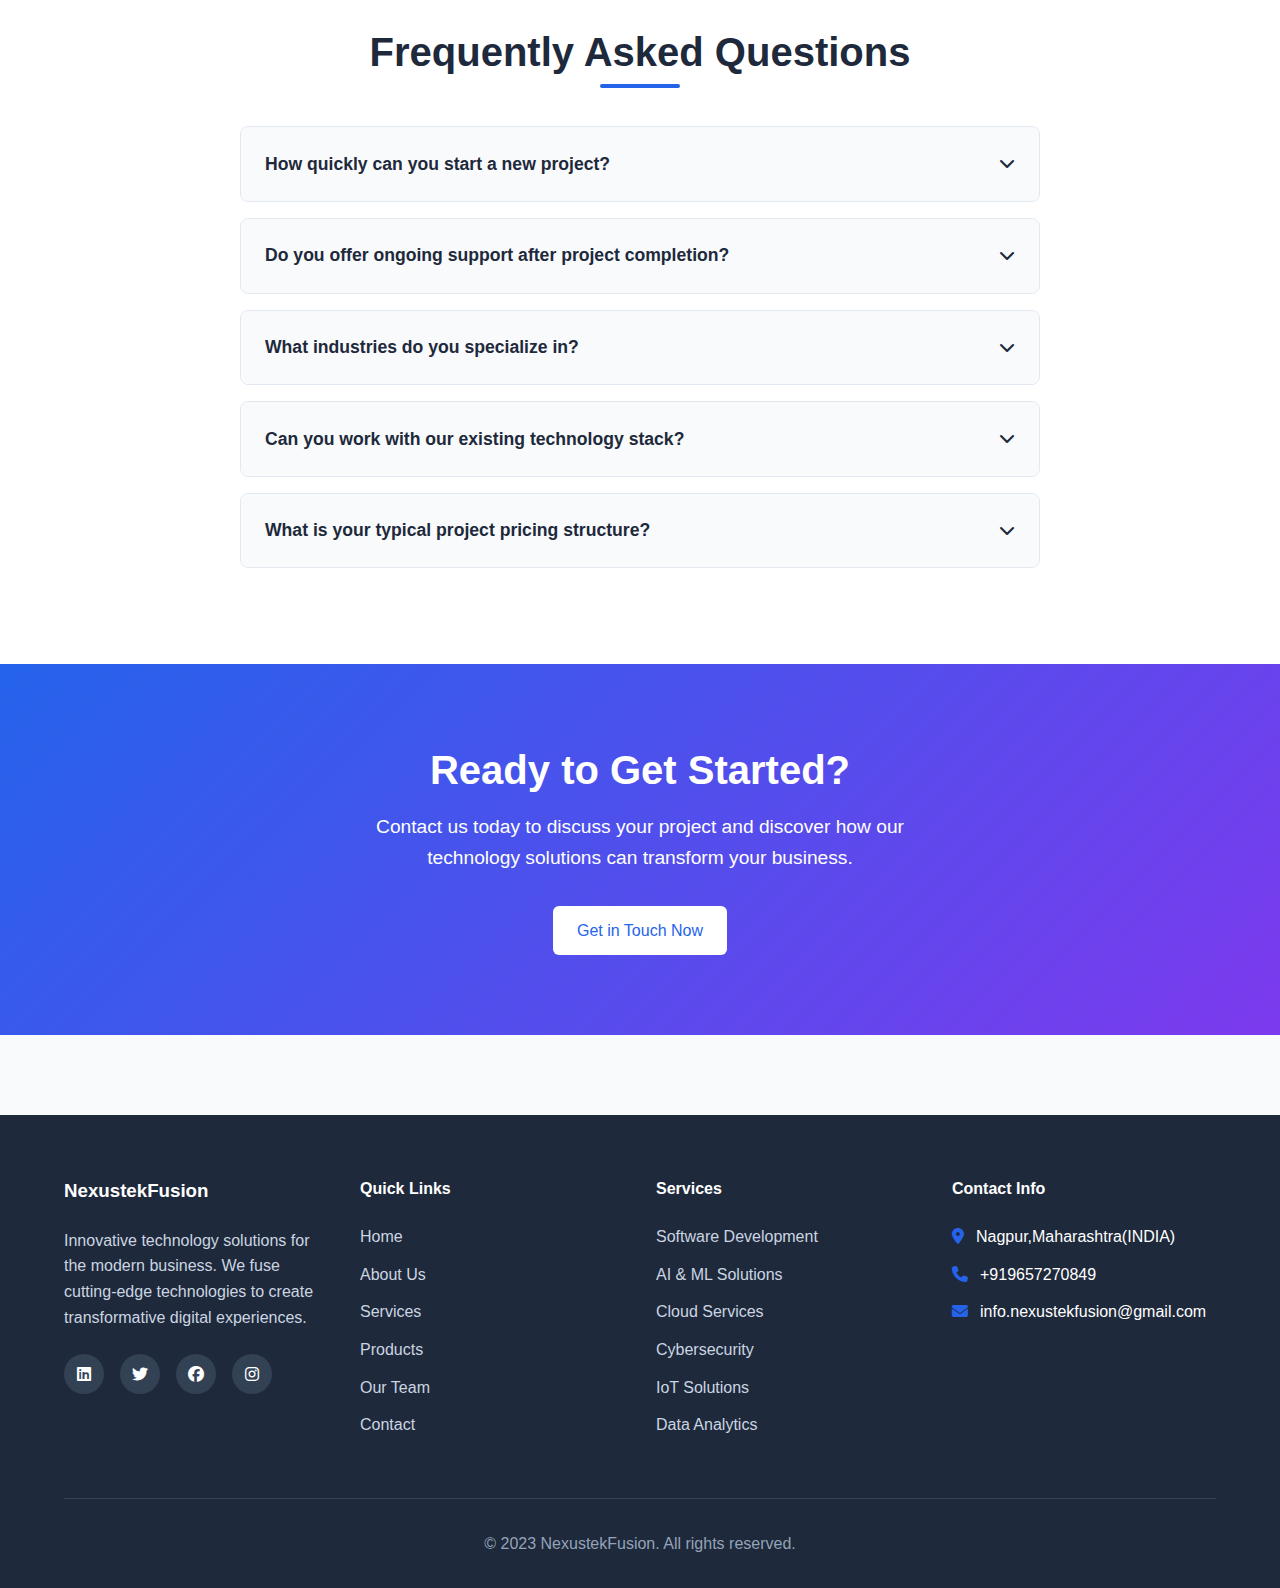
<file: contact.html>
<!DOCTYPE html>
<html lang="en">
<head>
    <meta charset="UTF-8">
    <meta name="viewport" content="width=device-width, initial-scale=1.0">
    <title>Contact Us - NexustekFusion</title>
    <link rel="stylesheet" href="https://cdnjs.cloudflare.com/ajax/libs/font-awesome/6.4.0/css/all.min.css">
    <style>
        :root {
            --primary: #2563eb;
            --primary-dark: #1d4ed8;
            --secondary: #7c3aed;
            --accent: #06b6d4;
            --dark: #1e293b;
            --light: #f8fafc;
            --gray: #64748b;
            --gray-light: #e2e8f0;
            --success: #10b981;
            --warning: #f59e0b;
            --error: #ef4444;
            --whatsapp: #25D366;
        }

        * {
            margin: 0;
            padding: 0;
            box-sizing: border-box;
        }

        body {
            font-family: 'Segoe UI', Tahoma, Geneva, Verdana, sans-serif;
            line-height: 1.6;
            color: var(--dark);
            background-color: var(--light);
        }

        h1, h2, h3, h4, h5, h6 {
            font-weight: 600;
            line-height: 1.3;
            margin-bottom: 1rem;
        }

        a {
            text-decoration: none;
            color: inherit;
        }

        .container {
            width: 100%;
            max-width: 1200px;
            margin: 0 auto;
            padding: 0 1.5rem;
        }

        .text-center {
            text-align: center;
        }

        .btn {
            display: inline-block;
            padding: 0.75rem 1.5rem;
            border-radius: 0.375rem;
            font-weight: 500;
            text-align: center;
            cursor: pointer;
            transition: all 0.3s ease;
            border: none;
        }

        .btn-primary {
            background-color: var(--primary);
            color: white;
        }

        .btn-primary:hover {
            background-color: var(--primary-dark);
            transform: translateY(-2px);
            box-shadow: 0 4px 8px rgba(0, 0, 0, 0.1);
        }

        .btn-whatsapp {
            background-color: var(--whatsapp);
            color: white;
            display: flex;
            align-items: center;
            gap: 0.5rem;
        }

        .btn-whatsapp:hover {
            background-color: #128C7E;
            transform: translateY(-2px);
        }

        /* Navigation */
        .navbar {
            position: fixed;
            top: 0;
            left: 0;
            width: 100%;
            background-color: rgba(255, 255, 255, 0.95);
            backdrop-filter: blur(10px);
            box-shadow: 0 2px 10px rgba(0, 0, 0, 0.1);
            z-index: 1000;
            padding: 1rem 0;
        }

        .nav-container {
            display: flex;
            justify-content: space-between;
            align-items: center;
            max-width: 1200px;
            margin: 0 auto;
            padding: 0 1.5rem;
        }

        .nav-logo a {
            font-weight: 700;
            font-size: 1.5rem;
            color: var(--dark);
        }

        .nav-logo span {
            color: var(--primary);
        }

        .nav-menu {
            display: flex;
            align-items: center;
            gap: 2rem;
        }

        .nav-link {
            font-weight: 500;
            transition: color 0.3s ease;
            position: relative;
        }

        .nav-link:hover, .nav-link.active {
            color: var(--primary);
        }

        .nav-link.active::after {
            content: '';
            position: absolute;
            bottom: -5px;
            left: 0;
            width: 100%;
            height: 2px;
            background-color: var(--primary);
        }

        .nav-toggle, .nav-close {
            display: none;
            font-size: 1.5rem;
            cursor: pointer;
        }

        /* Contact Hero Section */
        .contact-hero {
            padding: 12rem 0 5rem;
            text-align: center;
            position: relative;
            overflow: hidden;
            color: white;
        }

        .contact-hero::before {
            content: '';
            position: absolute;
            top: 0;
            left: 0;
            width: 100%;
            height: 100%;
            background: linear-gradient(rgba(37, 99, 235, 0.8), rgba(37, 99, 235, 0.9)),
                        url('https://images.unsplash.com/photo-1552664730-d307ca884978?ixlib=rb-4.0.3&ixid=M3wxMjA3fDB8MHxwaG90by1wYWdlfHx8fGVufDB8fHx8fA%3D%3D&auto=format&fit=crop&w=1200&q=80') center/cover no-repeat;
            z-index: -1;
        }

        .contact-hero h1 {
            font-size: 3rem;
            margin-bottom: 1rem;
        }

        .contact-hero p {
            font-size: 1.2rem;
            max-width: 700px;
            margin: 0 auto;
            opacity: 0.9;
        }

        .section-title {
            text-align: center;
            font-size: 2.5rem;
            margin-bottom: 3rem;
            position: relative;
        }

        .section-title::after {
            content: '';
            position: absolute;
            bottom: -10px;
            left: 50%;
            transform: translateX(-50%);
            width: 80px;
            height: 4px;
            background-color: var(--primary);
            border-radius: 2px;
        }

        /* Contact Content */
        .contact-content {
            padding: 5rem 0;
            background-color: white;
        }

        .contact-container {
            display: grid;
            grid-template-columns: 1fr 1fr;
            gap: 3rem;
        }

        .contact-info {
            padding-right: 2rem;
        }

        .contact-info h2 {
            margin-bottom: 1.5rem;
            font-size: 2rem;
        }

        .contact-info p {
            margin-bottom: 2rem;
            line-height: 1.7;
            color: var(--gray);
        }

        .contact-methods {
            margin-bottom: 2rem;
        }

        .contact-method {
            display: flex;
            align-items: flex-start;
            gap: 1rem;
            margin-bottom: 1.5rem;
            padding: 1.5rem;
            background-color: var(--light);
            border-radius: 0.5rem;
            transition: transform 0.3s ease, box-shadow 0.3s ease;
            cursor: pointer;
        }

        .contact-method:hover {
            transform: translateY(-5px);
            box-shadow: 0 10px 25px rgba(0, 0, 0, 0.1);
        }

        .contact-icon {
            width: 50px;
            height: 50px;
            border-radius: 50%;
            background-color: var(--primary);
            display: flex;
            justify-content: center;
            align-items: center;
            color: white;
            font-size: 1.2rem;
            flex-shrink: 0;
            transition: background-color 0.3s ease;
        }

        .contact-method:hover .contact-icon {
            background-color: var(--primary-dark);
        }

        .contact-details h3 {
            margin-bottom: 0.5rem;
        }

        .contact-details p {
            margin-bottom: 0.5rem;
            color: var(--gray);
        }

        .contact-link {
            color: var(--primary);
            font-weight: 500;
            transition: color 0.3s ease;
        }

        .contact-link:hover {
            color: var(--primary-dark);
        }

        .business-hours {
            background-color: var(--light);
            padding: 1.5rem;
            border-radius: 0.5rem;
            margin-bottom: 2rem;
        }

        .business-hours h3 {
            margin-bottom: 1rem;
        }

        .hours-list {
            list-style: none;
        }

        .hours-list li {
            display: flex;
            justify-content: space-between;
            padding: 0.5rem 0;
            border-bottom: 1px solid var(--gray-light);
        }

        .hours-list li:last-child {
            border-bottom: none;
        }

        .social-contact {
            display: flex;
            gap: 1rem;
        }

        .social-contact a {
            width: 45px;
            height: 45px;
            border-radius: 50%;
            background-color: var(--light);
            display: flex;
            justify-content: center;
            align-items: center;
            color: var(--dark);
            transition: all 0.3s ease;
        }

        .social-contact a:hover {
            background-color: var(--primary);
            color: white;
            transform: translateY(-3px);
        }

        .contact-form-container {
            background-color: var(--light);
            padding: 2.5rem;
            border-radius: 0.5rem;
            box-shadow: 0 5px 15px rgba(0, 0, 0, 0.05);
        }

        .contact-form-container h2 {
            margin-bottom: 1.5rem;
            font-size: 1.8rem;
        }

        .form-group {
            margin-bottom: 1.5rem;
            position: relative;
        }

        .form-label {
            display: block;
            margin-bottom: 0.5rem;
            font-weight: 500;
        }

        .form-control {
            width: 100%;
            padding: 0.75rem 1rem;
            border: 1px solid var(--gray-light);
            border-radius: 0.375rem;
            font-family: 'Segoe UI', Tahoma, Geneva, Verdana, sans-serif;
            font-size: 1rem;
            transition: border-color 0.3s ease, box-shadow 0.3s ease;
        }

        .form-control:focus {
            outline: none;
            border-color: var(--primary);
            box-shadow: 0 0 0 3px rgba(37, 99, 235, 0.1);
        }

        textarea.form-control {
            resize: vertical;
            min-height: 120px;
        }

        .form-row {
            display: grid;
            grid-template-columns: 1fr 1fr;
            gap: 1rem;
        }

        .form-submit {
            width: 100%;
            padding: 0.75rem 1.5rem;
            background-color: var(--primary);
            color: white;
            border: none;
            border-radius: 0.375rem;
            font-weight: 500;
            font-size: 1rem;
            cursor: pointer;
            transition: background-color 0.3s ease, transform 0.3s ease;
            display: flex;
            align-items: center;
            justify-content: center;
            gap: 0.5rem;
        }

        .form-submit:hover {
            background-color: var(--primary-dark);
            transform: translateY(-2px);
        }

        .form-submit:disabled {
            background-color: var(--gray);
            cursor: not-allowed;
            transform: none;
        }

        .form-submit.loading {
            pointer-events: none;
        }

        .form-submit.loading .btn-spinner {
            display: inline-block;
        }

        .btn-spinner {
            display: none;
            width: 16px;
            height: 16px;
            border: 2px solid transparent;
            border-top: 2px solid white;
            border-radius: 50%;
            animation: spin 1s linear infinite;
        }

        @keyframes spin {
            0% { transform: rotate(0deg); }
            100% { transform: rotate(360deg); }
        }

        .form-success {
            display: none;
            background-color: var(--success);
            color: white;
            padding: 1rem;
            border-radius: 0.375rem;
            text-align: center;
            margin-top: 1rem;
        }

        .form-error {
            display: none;
            background-color: var(--error);
            color: white;
            padding: 1rem;
            border-radius: 0.375rem;
            text-align: center;
            margin-top: 1rem;
        }

        /* FAQ Section */
        .faq-section {
            padding: 5rem 0;
            background-color: white;
        }

        .faq-container {
            max-width: 800px;
            margin: 0 auto;
        }

        .faq-item {
            margin-bottom: 1rem;
            border: 1px solid var(--gray-light);
            border-radius: 0.5rem;
            overflow: hidden;
            transition: all 0.3s ease;
        }

        .faq-item:hover {
            border-color: var(--primary);
        }

        .faq-question {
            padding: 1.5rem;
            background-color: var(--light);
            display: flex;
            justify-content: space-between;
            align-items: center;
            cursor: pointer;
            transition: background-color 0.3s ease;
        }

        .faq-question:hover {
            background-color: #e2e8f0;
        }

        .faq-question h3 {
            margin: 0;
            font-size: 1.1rem;
        }

        .faq-icon {
            transition: transform 0.3s ease;
        }

        .faq-item.active .faq-icon {
            transform: rotate(180deg);
        }

        .faq-answer {
            padding: 0 1.5rem;
            max-height: 0;
            overflow: hidden;
            transition: max-height 0.3s ease, padding 0.3s ease;
        }

        .faq-item.active .faq-answer {
            padding: 1.5rem;
            max-height: 500px;
        }

        .cta-section {
            padding: 5rem 0;
            background: linear-gradient(135deg, var(--primary) 0%, var(--secondary) 100%);
            color: white;
            text-align: center;
        }

        .cta-section h2 {
            font-size: 2.5rem;
            margin-bottom: 1rem;
        }

        .cta-section p {
            font-size: 1.2rem;
            margin-bottom: 2rem;
            max-width: 600px;
            margin-left: auto;
            margin-right: auto;
        }

        .cta-section .btn-primary {
            background-color: white;
            color: var(--primary);
        }

        .cta-section .btn-primary:hover {
            background-color: var(--light);
            transform: translateY(-2px);
        }

        /* Footer */
        .footer {
            background-color: var(--dark);
            color: white;
            padding: 4rem 0 2rem;
            margin-top: 5rem;
        }

        .footer-content {
            display: grid;
            grid-template-columns: repeat(auto-fit, minmax(200px, 1fr));
            gap: 2rem;
            margin-bottom: 3rem;
        }

        .footer-section h3,
        .footer-section h4 {
            margin-bottom: 1.5rem;
            color: white;
        }

        .footer-section p {
            margin-bottom: 1.5rem;
            color: #cbd5e1;
        }

        .footer-section ul {
            list-style: none;
        }

        .footer-section ul li {
            margin-bottom: 0.75rem;
        }

        .footer-section ul li a {
            color: #cbd5e1;
            transition: color 0.3s ease;
        }

        .footer-section ul li a:hover {
            color: white;
        }

        .contact-info li {
            display: flex;
            align-items: flex-start;
            gap: 0.75rem;
        }

        .contact-info i {
            margin-top: 0.25rem;
            color: var(--primary);
        }

        .social-links {
            display: flex;
            gap: 1rem;
        }

        .social-links a {
            width: 40px;
            height: 40px;
            border-radius: 50%;
            background-color: #334155;
            display: flex;
            justify-content: center;
            align-items: center;
            transition: background-color 0.3s ease;
        }

        .social-links a:hover {
            background-color: var(--primary);
        }

        .footer-bottom {
            text-align: center;
            padding-top: 2rem;
            border-top: 1px solid #334155;
            color: #94a3b8;
        }

        /* Responsive Design */
        @media (max-width: 992px) {
            .contact-container {
                grid-template-columns: 1fr;
                gap: 2rem;
            }

            .contact-info {
                padding-right: 0;
            }

            .form-row {
                grid-template-columns: 1fr;
            }
        }

        @media (max-width: 768px) {
            .nav-menu {
                position: fixed;
                top: 0;
                right: -100%;
                width: 80%;
                height: 100vh;
                background-color: white;
                flex-direction: column;
                justify-content: center;
                align-items: center;
                transition: right 0.3s ease;
                box-shadow: -5px 0 15px rgba(0, 0, 0, 0.1);
            }

            .nav-menu.active {
                right: 0;
            }

            .nav-toggle, .nav-close {
                display: block;
            }

            .nav-close {
                position: absolute;
                top: 1.5rem;
                right: 1.5rem;
            }

            .contact-hero h1 {
                font-size: 2.5rem;
            }

            .section-title {
                font-size: 2rem;
            }

            .contact-form-container {
                padding: 1.5rem;
            }
        }

        @media (max-width: 576px) {
            .contact-hero {
                padding: 10rem 0 3rem;
            }

            .contact-hero h1 {
                font-size: 2rem;
            }

            .contact-hero p {
                font-size: 1rem;
            }
        }
    </style>
</head>
<body>
    <!-- Navigation -->
    <nav class="navbar">
        <div class="nav-container">
            <div class="nav-logo">
                <a href="index.html">Nexustek<span>Fusion</span></a>
            </div>
            <div class="nav-menu" id="nav-menu">
                <a href="index.html" class="nav-link">Home</a>
                <a href="about.html" class="nav-link">About</a>
                <a href="services.html" class="nav-link">Services</a>
                <a href="products.html" class="nav-link">Products</a>
                <a href="team.html" class="nav-link">Team</a>
                <a href="contact.html" class="nav-link active">Contact</a>
                <div class="nav-close" id="nav-close">
                    <i class="fas fa-times"></i>
                </div>
            </div>
            <div class="nav-toggle" id="nav-toggle">
                <i class="fas fa-bars"></i>
            </div>
        </div>
    </nav>

    <!-- Contact Hero Section -->
    <section class="contact-hero">
        <div class="container">
            <h1>Contact Us</h1>
            <p>Get in touch with our team to discuss how we can help transform your business with innovative technology solutions.</p>
        </div>
    </section>

    <!-- Contact Content -->
    <section class="contact-content">
        <div class="container">
            <div class="contact-container">
                <div class="contact-info">
                    <h2>Let's Start a Conversation</h2>
                    <p>We're here to answer your questions and discuss how our technology solutions can drive your business forward. Reach out to us through any of the methods below.</p>

                    <div class="contact-methods">
                        <div class="contact-method" onclick="window.location.href='tel:+919657270849'">
                            <div class="contact-icon">
                                <i class="fas fa-phone"></i>
                            </div>
                            <div class="contact-details">
                                <h3>Phone</h3>
                                <p>Speak directly with our team</p>
                                <a href="tel:+919657270849" class="contact-link">+919657270849</a>
                            </div>
                        </div>

                        <div class="contact-method" onclick="window.location.href='mailto:info.nexustekfusion@gmail.com'">
                            <div class="contact-icon">
                                <i class="fas fa-envelope"></i>
                            </div>
                            <div class="contact-details">
                                <h3>Email</h3>
                                <p>Send us a message anytime</p>
                                <a href="mailto:info.nexustekfusion@gmail.com" class="contact-link">info.nexustekfusion@gmail.com</a>
                            </div>
                        </div>

                        <div class="contact-method" id="start-chat">
                            <div class="contact-icon">
                                <i class="fas fa-comments"></i>
                            </div>
                            <div class="contact-details">
                                <h3>Live Chat</h3>
                                <p>Get instant answers to your questions</p>
                                <a href="#" class="contact-link">Start Chat</a>
                            </div>
                        </div>
                    </div>

                    <div class="business-hours">
                        <h3>Business Hours</h3>
                        <ul class="hours-list">
                            <li>
                                <span>Monday - Friday</span>
                                <span>9:00 AM - 6:00 PM</span>
                            </li>
                            <li>
                                <span>Saturday</span>
                                <span>10:00 AM - 4:00 PM</span>
                            </li>
                            <li>
                                <span>Sunday</span>
                                <span>Closed</span>
                            </li>
                        </ul>
                    </div>

                    <div class="social-contact">
                        <h3 style="margin-bottom: 1rem;">Follow Us</h3>
                        <a href="#"><i class="fab fa-linkedin"></i></a>
                        <a href="#"><i class="fab fa-twitter"></i></a>
                        <a href="#"><i class="fab fa-facebook"></i></a>
                        <a href="https://www.instagram.com/nexustekfusion/" target="_blank"><i class="fab fa-instagram"></i></a>
                    </div>
                </div>

                <div class="contact-form-container">
                    <h2>Send Us a Message</h2>
                    <form id="contactForm">
                        <div class="form-row">
                            <div class="form-group">
                                <label for="firstName" class="form-label">First Name</label>
                                <input type="text" id="firstName" class="form-control" required>
                            </div>
                            <div class="form-group">
                                <label for="lastName" class="form-label">Last Name</label>
                                <input type="text" id="lastName" class="form-control" required>
                            </div>
                        </div>

                        <div class="form-group">
                            <label for="email" class="form-label">Email Address</label>
                            <input type="email" id="email" class="form-control" required>
                        </div>

                        <div class="form-group">
                            <label for="company" class="form-label">Company</label>
                            <input type="text" id="company" class="form-control">
                        </div>

                        <div class="form-group">
                            <label for="subject" class="form-label">Subject</label>
                            <select id="subject" class="form-control" required>
                                <option value="" disabled selected>Select a subject</option>
                                <option value="general">General Inquiry</option>
                                <option value="services">Services Information</option>
                                <option value="products">Product Demo</option>
                                <option value="support">Technical Support</option>
                                <option value="partnership">Partnership Opportunity</option>
                                <option value="careers">Careers</option>
                            </select>
                        </div>

                        <div class="form-group">
                            <label for="message" class="form-label">Message</label>
                            <textarea id="message" class="form-control" required placeholder="Tell us about your project or inquiry..."></textarea>
                        </div>

                        <button type="submit" class="form-submit">
                            <span class="btn-text">Send Message</span>
                            <span class="btn-spinner"></span>
                        </button>

                        <div class="form-success" id="formSuccess">
                            <i class="fas fa-check-circle"></i> Thank you! Your message has been sent successfully.
                        </div>

                        <div class="form-error" id="formError">
                            <i class="fas fa-exclamation-circle"></i> There was an error sending your message. Please try again.
                        </div>
                    </form>
                </div>
            </div>
        </div>
    </section>

    <!-- FAQ Section -->
    <section class="faq-section">
        <div class="container">
            <h2 class="section-title">Frequently Asked Questions</h2>
            <div class="faq-container">
                <div class="faq-item">
                    <div class="faq-question">
                        <h3>How quickly can you start a new project?</h3>
                        <div class="faq-icon">
                            <i class="fas fa-chevron-down"></i>
                        </div>
                    </div>
                    <div class="faq-answer">
                        <p>We can typically begin new projects within 1-2 weeks of contract signing. The exact timeline depends on project complexity, resource availability, and the depth of the initial discovery phase. For urgent projects, we offer expedited onboarding.</p>
                    </div>
                </div>

                <div class="faq-item">
                    <div class="faq-question">
                        <h3>Do you offer ongoing support after project completion?</h3>
                        <div class="faq-icon">
                            <i class="fas fa-chevron-down"></i>
                        </div>
                    </div>
                    <div class="faq-answer">
                        <p>Yes, we provide comprehensive post-launch support packages tailored to your needs. This includes technical support, maintenance, updates, and optimization services. Our support plans range from basic monitoring to full dedicated support teams.</p>
                    </div>
                </div>

                <div class="faq-item">
                    <div class="faq-question">
                        <h3>What industries do you specialize in?</h3>
                        <div class="faq-icon">
                            <i class="fas fa-chevron-down"></i>
                        </div>
                    </div>
                    <div class="faq-answer">
                        <p>We have extensive experience across multiple industries including healthcare, finance, retail, education, manufacturing, and technology. Our team adapts our solutions to meet the specific regulatory, security, and operational requirements of each industry.</p>
                    </div>
                </div>

                <div class="faq-item">
                    <div class="faq-question">
                        <h3>Can you work with our existing technology stack?</h3>
                        <div class="faq-icon">
                            <i class="fas fa-chevron-down"></i>
                        </div>
                    </div>
                    <div class="faq-answer">
                        <p>Absolutely. We specialize in integrating with existing systems and technology stacks. Our team will conduct a thorough assessment of your current infrastructure and recommend the best approach for integration, whether it's through APIs, microservices, or other methods.</p>
                    </div>
                </div>

                <div class="faq-item">
                    <div class="faq-question">
                        <h3>What is your typical project pricing structure?</h3>
                        <div class="faq-icon">
                            <i class="fas fa-chevron-down"></i>
                        </div>
                    </div>
                    <div class="faq-answer">
                        <p>We offer flexible pricing models including fixed-price projects, time and materials, and dedicated team arrangements. The best approach depends on your project requirements, timeline, and budget. We provide detailed proposals after understanding your specific needs.</p>
                    </div>
                </div>
            </div>
        </div>
    </section>

    <!-- CTA Section -->
    <section class="cta-section">
        <div class="container">
            <h2>Ready to Get Started?</h2>
            <p>Contact us today to discuss your project and discover how our technology solutions can transform your business.</p>
            <a href="#contactForm" class="btn btn-primary">Get in Touch Now</a>
        </div>
    </section>

    <!-- Footer -->
    <footer class="footer">
        <div class="container">
            <div class="footer-content">
                <div class="footer-section">
                    <h3>NexustekFusion</h3>
                    <p>Innovative technology solutions for the modern business. We fuse cutting-edge technologies to create transformative digital experiences.</p>
                    <div class="social-links">
                        <a href="#"><i class="fab fa-linkedin"></i></a>
                        <a href="#"><i class="fab fa-twitter"></i></a>
                        <a href="#"><i class="fab fa-facebook"></i></a>
                        <a href="https://www.instagram.com/nexustekfusion/" target="_blank"><i class="fab fa-instagram"></i></a>
                    </div>
                </div>
                <div class="footer-section">
                    <h4>Quick Links</h4>
                    <ul>
                        <li><a href="index.html">Home</a></li>
                        <li><a href="about.html">About Us</a></li>
                        <li><a href="services.html">Services</a></li>
                        <li><a href="products.html">Products</a></li>
                        <li><a href="team.html">Our Team</a></li>
                        <li><a href="contact.html">Contact</a></li>
                    </ul>
                </div>
                <div class="footer-section">
                    <h4>Services</h4>
                    <ul>
                        <li><a href="services.html">Software Development</a></li>
                        <li><a href="services.html">AI & ML Solutions</a></li>
                        <li><a href="services.html">Cloud Services</a></li>
                        <li><a href="services.html">Cybersecurity</a></li>
                        <li><a href="services.html">IoT Solutions</a></li>
                        <li><a href="services.html">Data Analytics</a></li>
                    </ul>
                </div>
                <div class="footer-section">
                    <h4>Contact Info</h4>
                    <ul class="contact-info">
                        <li><i class="fas fa-map-marker-alt"></i> Nagpur,Maharashtra(INDIA)</li>
                        <li><i class="fas fa-phone"></i> +919657270849</li>
                        <li><i class="fas fa-envelope"></i> info.nexustekfusion@gmail.com</li>
                    </ul>
                </div>
            </div>
            <div class="footer-bottom">
                <p>&copy; 2023 NexustekFusion. All rights reserved.</p>
            </div>
        </div>
    </footer>

    <script>
        // Contact page specific JavaScript
        document.addEventListener('DOMContentLoaded', function() {
            // Mobile Navigation Toggle
            const navToggle = document.getElementById('nav-toggle');
            const navClose = document.getElementById('nav-close');
            const navMenu = document.getElementById('nav-menu');

            if (navToggle) {
                navToggle.addEventListener('click', () => {
                    navMenu.classList.add('active');
                });
            }

            if (navClose) {
                navClose.addEventListener('click', () => {
                    navMenu.classList.remove('active');
                });
            }

            // Close mobile menu when clicking on a nav link
            const navLinks = document.querySelectorAll('.nav-link');
            navLinks.forEach(link => {
                link.addEventListener('click', () => {
                    navMenu.classList.remove('active');
                });
            });

            // FAQ Accordion
            const faqItems = document.querySelectorAll('.faq-item');

            faqItems.forEach(item => {
                const question = item.querySelector('.faq-question');

                question.addEventListener('click', () => {
                    // Close all other items
                    faqItems.forEach(otherItem => {
                        if (otherItem !== item) {
                            otherItem.classList.remove('active');
                        }
                    });

                    // Toggle current item
                    item.classList.toggle('active');
                });
            });

            // Contact Form Submission
            const contactForm = document.getElementById('contactForm');
            const formSubmitBtn = contactForm.querySelector('.form-submit');
            const btnText = formSubmitBtn.querySelector('.btn-text');
            const formSuccess = document.getElementById('formSuccess');
            const formError = document.getElementById('formError');

            if (contactForm) {
                contactForm.addEventListener('submit', function(e) {
                    e.preventDefault();

                    // Hide previous messages
                    formSuccess.style.display = 'none';
                    formError.style.display = 'none';

                    // Show loading state
                    formSubmitBtn.classList.add('loading');
                    btnText.textContent = 'Sending...';

                    // Simulate form submission (replace with actual AJAX call)
                    setTimeout(() => {
                        // Reset loading state
                        formSubmitBtn.classList.remove('loading');
                        btnText.textContent = 'Send Message';

                        // Show success message (in real app, this would be conditional on success)
                        formSuccess.style.display = 'block';

                        // Reset form
                        contactForm.reset();

                        // Scroll to success message
                        formSuccess.scrollIntoView({ behavior: 'smooth', block: 'center' });
                    }, 2000);
                });
            }

            // Live Chat Simulation
            const startChatBtn = document.getElementById('start-chat');

            if (startChatBtn) {
                startChatBtn.addEventListener('click', function(e) {
                    e.preventDefault();

                    // Show chat simulation
                    alert('Live chat is currently offline. Please call or email us for immediate assistance.');
                });
            }

            // Smooth scrolling for anchor links
            document.querySelectorAll('a[href^="#"]').forEach(anchor => {
                anchor.addEventListener('click', function(e) {
                    e.preventDefault();

                    const targetId = this.getAttribute('href');
                    if (targetId === '#') return;

                    const targetElement = document.querySelector(targetId);
                    if (targetElement) {
                        window.scrollTo({
                            top: targetElement.offsetTop - 100,
                            behavior: 'smooth'
                        });
                    }
                });
            });

            // Form validation
            const formControls = document.querySelectorAll('.form-control');

            formControls.forEach(control => {
                control.addEventListener('blur', function() {
                    if (this.value.trim() === '' && this.hasAttribute('required')) {
                        this.style.borderColor = 'var(--error)';
                    } else {
                        this.style.borderColor = 'var(--gray-light)';
                    }
                });

                control.addEventListener('input', function() {
                    if (this.value.trim() !== '') {
                        this.style.borderColor = 'var(--success)';
                    }
                });
            });
        });
    </script>
</body>
</html>
</file>
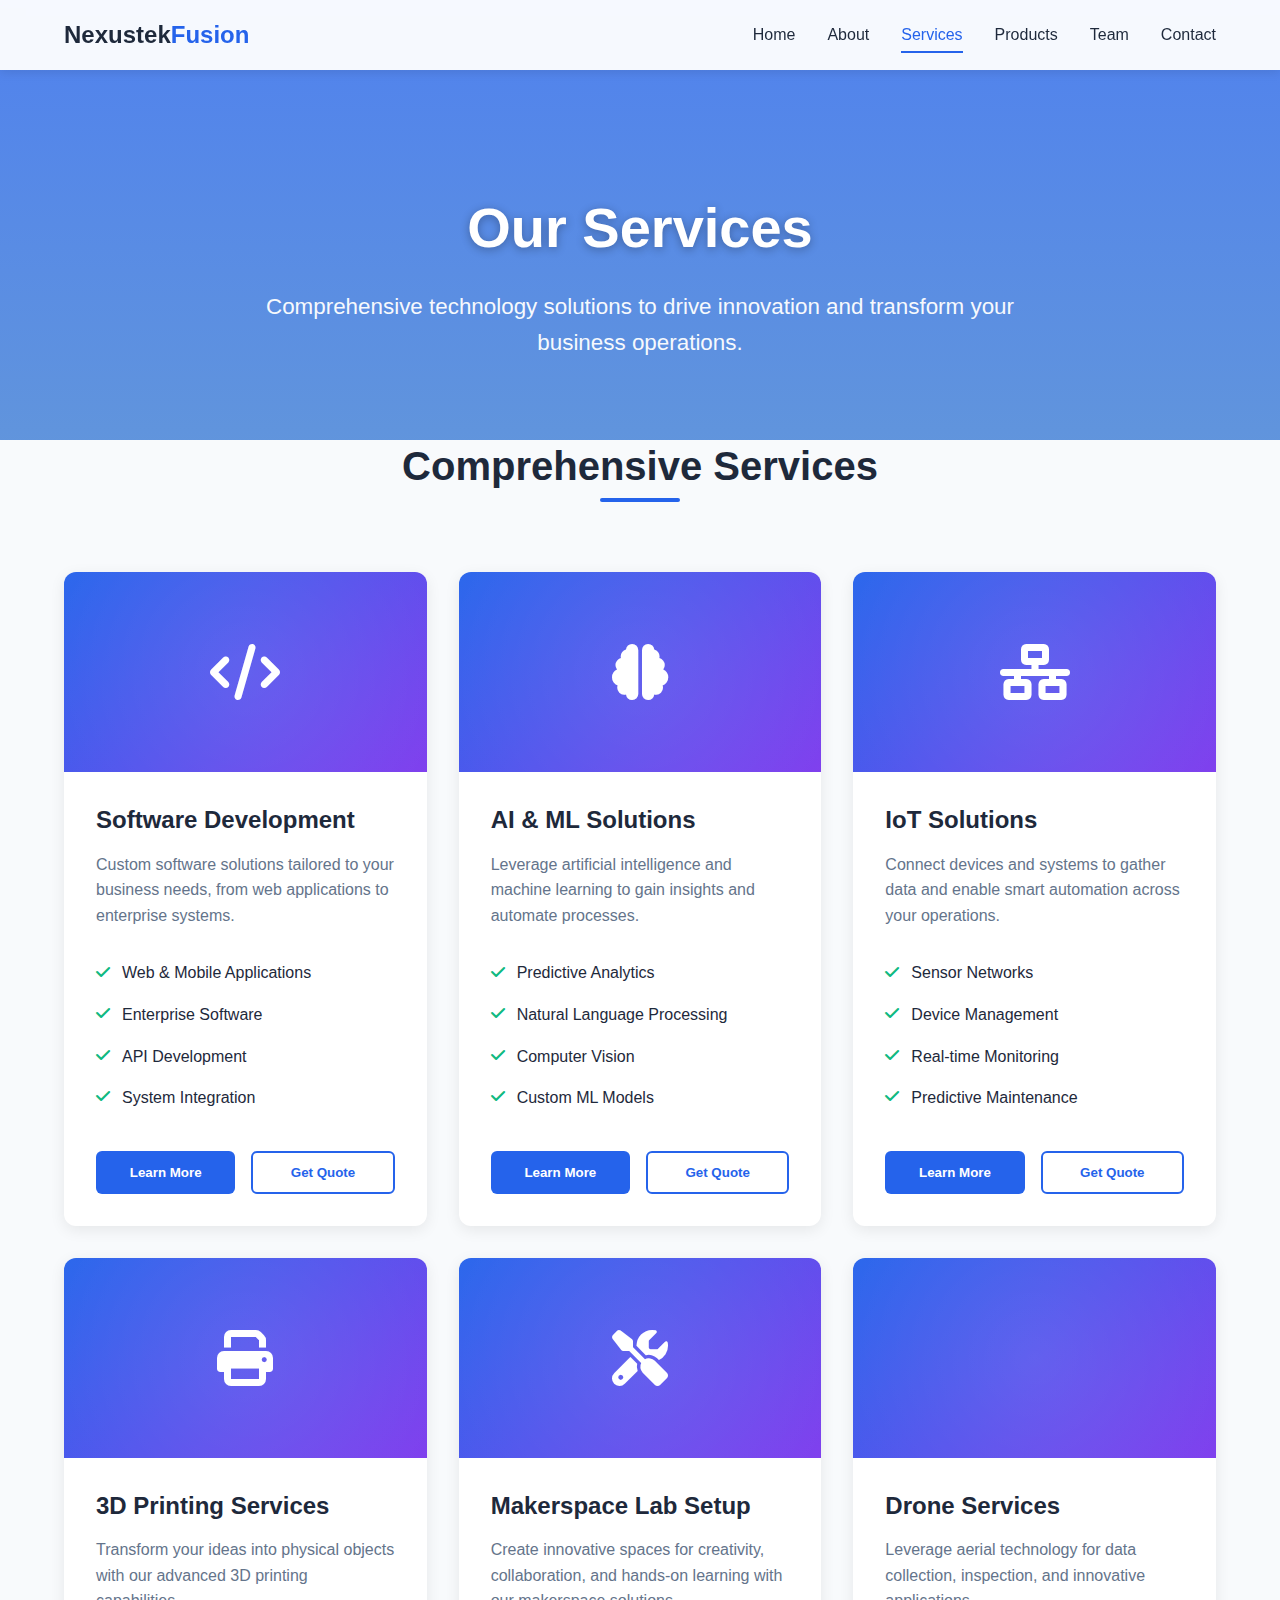
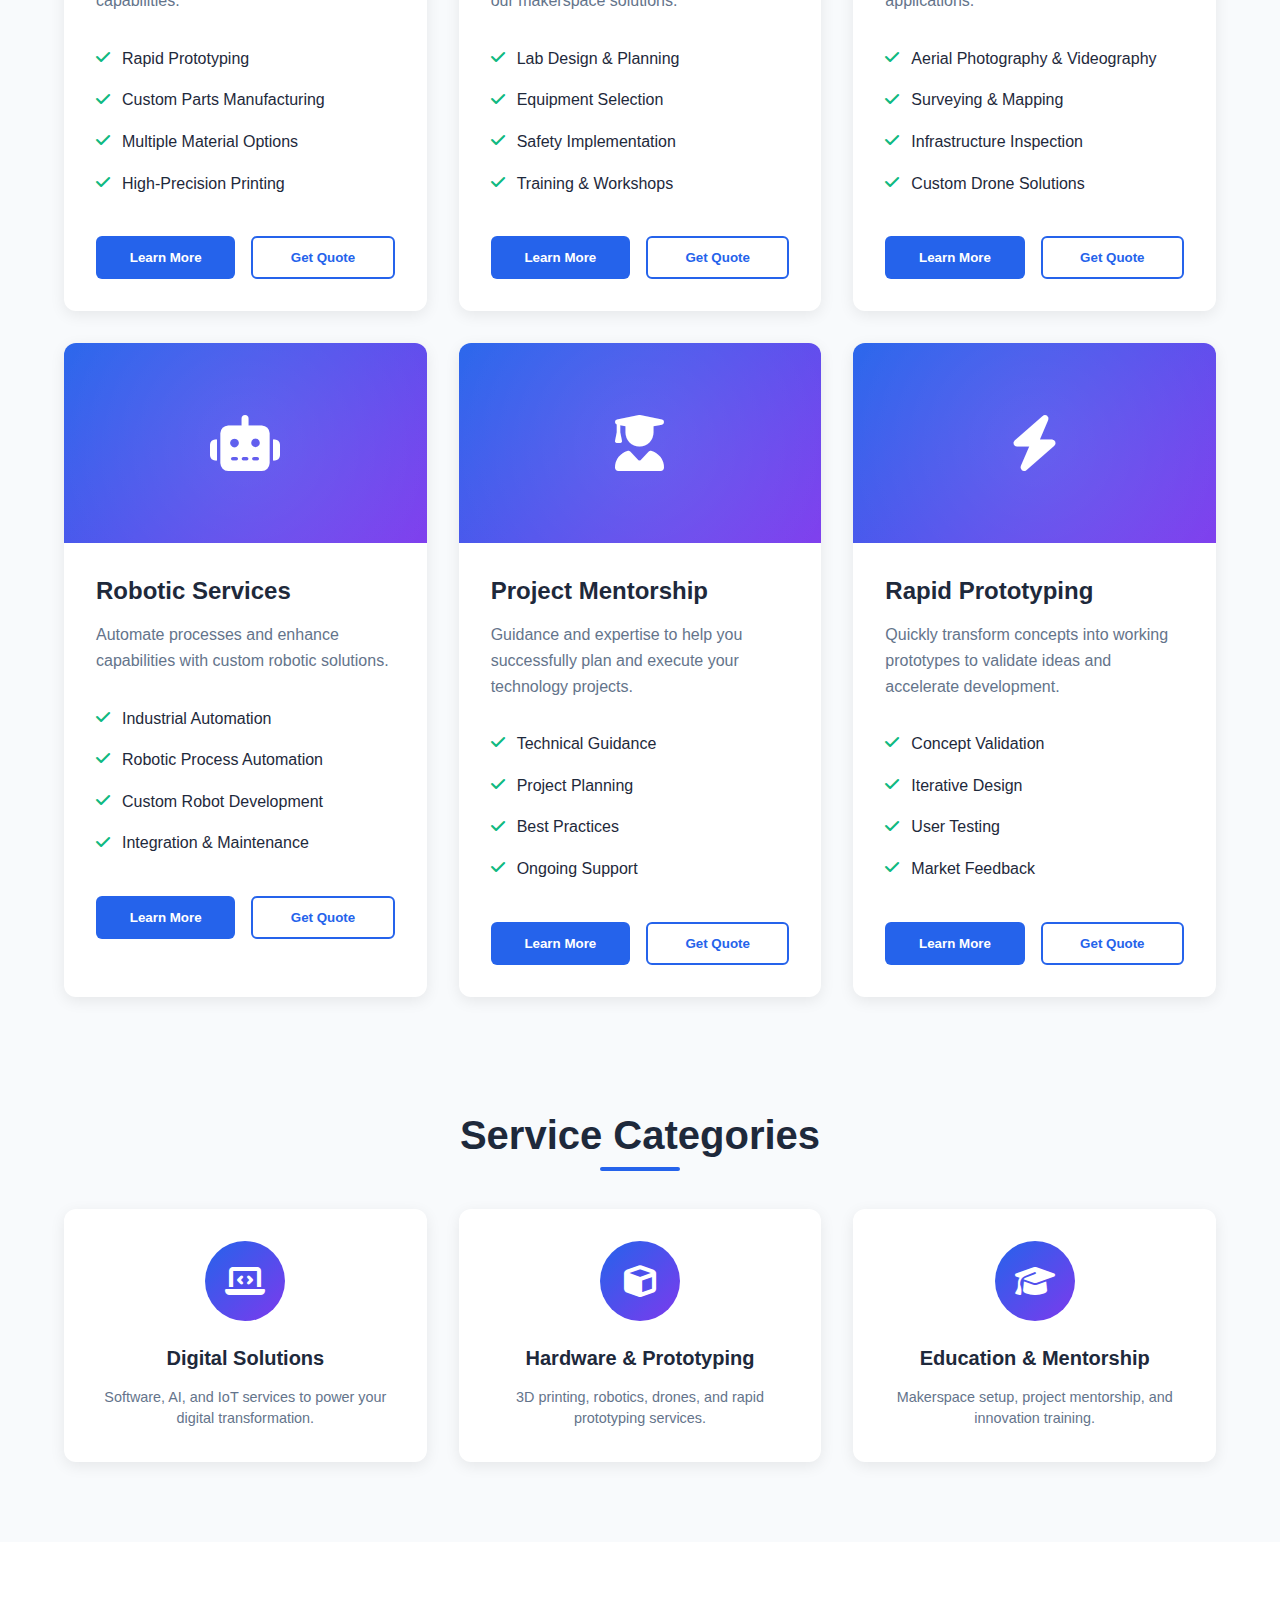
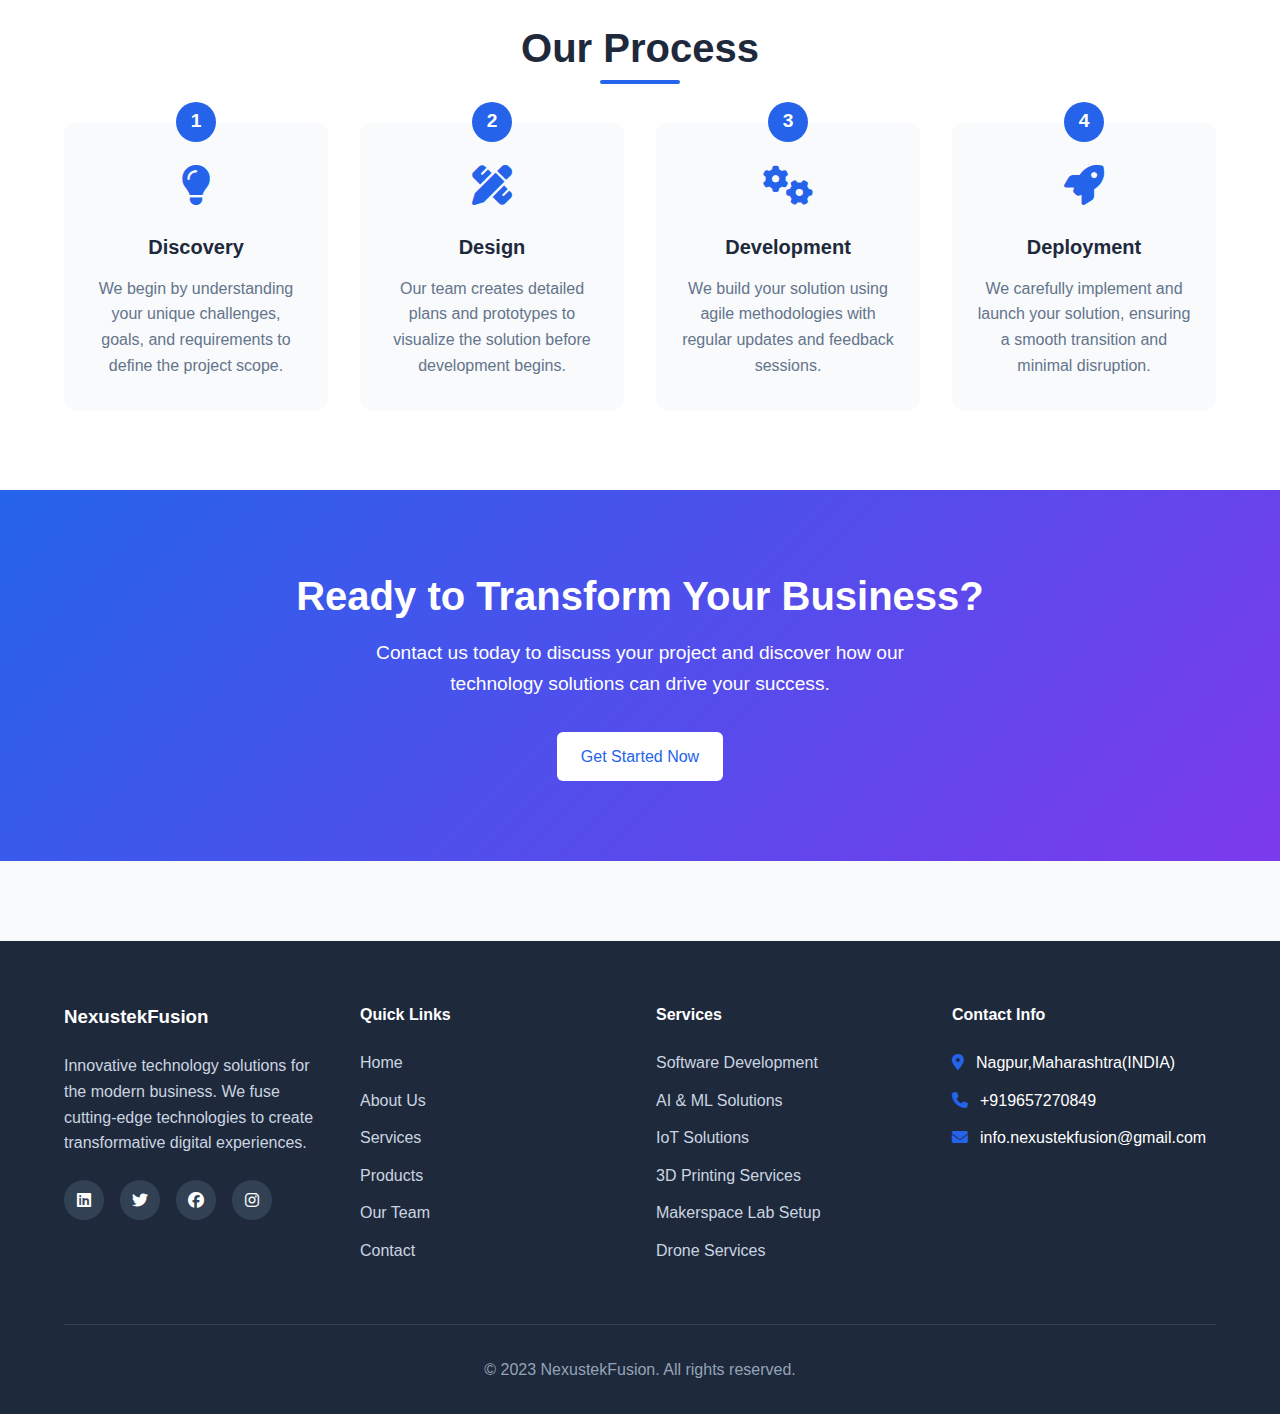
<file: services.html>
<!DOCTYPE html>
<html lang="en">
<head>
    <meta charset="UTF-8">
    <meta name="viewport" content="width=device-width, initial-scale=1.0">
    <title>Our Services - NexustekFusion</title>
    <link rel="stylesheet" href="https://cdnjs.cloudflare.com/ajax/libs/font-awesome/6.4.0/css/all.min.css">
    <style>
        :root {
            --primary: #2563eb;
            --primary-dark: #1d4ed8;
            --secondary: #7c3aed;
            --accent: #06b6d4;
            --dark: #1e293b;
            --light: #f8fafc;
            --gray: #64748b;
            --gray-light: #e2e8f0;
            --success: #10b981;
            --warning: #f59e0b;
            --error: #ef4444;
            --whatsapp: #25D366;
        }

        * {
            margin: 0;
            padding: 0;
            box-sizing: border-box;
        }

        body {
            font-family: 'Segoe UI', Tahoma, Geneva, Verdana, sans-serif;
            line-height: 1.6;
            color: var(--dark);
            background-color: var(--light);
        }

        h1, h2, h3, h4, h5, h6 {
            font-weight: 600;
            line-height: 1.3;
            margin-bottom: 1rem;
        }

        a {
            text-decoration: none;
            color: inherit;
        }

        .container {
            width: 100%;
            max-width: 1200px;
            margin: 0 auto;
            padding: 0 1.5rem;
        }

        .text-center {
            text-align: center;
        }

        .btn {
            display: inline-block;
            padding: 0.75rem 1.5rem;
            border-radius: 0.375rem;
            font-weight: 500;
            text-align: center;
            cursor: pointer;
            transition: all 0.3s ease;
            border: none;
        }

        .btn-primary {
            background-color: var(--primary);
            color: white;
        }

        .btn-primary:hover {
            background-color: var(--primary-dark);
            transform: translateY(-2px);
            box-shadow: 0 4px 8px rgba(0, 0, 0, 0.1);
        }

        .btn-whatsapp {
            background-color: var(--whatsapp);
            color: white;
            display: flex;
            align-items: center;
            gap: 0.5rem;
        }

        .btn-whatsapp:hover {
            background-color: #128C7E;
            transform: translateY(-2px);
        }

        /* Navigation */
        .navbar {
            position: fixed;
            top: 0;
            left: 0;
            width: 100%;
            background-color: rgba(255, 255, 255, 0.95);
            backdrop-filter: blur(10px);
            box-shadow: 0 2px 10px rgba(0, 0, 0, 0.1);
            z-index: 1000;
            padding: 1rem 0;
        }

        .nav-container {
            display: flex;
            justify-content: space-between;
            align-items: center;
            max-width: 1200px;
            margin: 0 auto;
            padding: 0 1.5rem;
        }

        .nav-logo a {
            font-weight: 700;
            font-size: 1.5rem;
            color: var(--dark);
        }

        .nav-logo span {
            color: var(--primary);
        }

        .nav-menu {
            display: flex;
            align-items: center;
            gap: 2rem;
        }

        .nav-link {
            font-weight: 500;
            transition: color 0.3s ease;
            position: relative;
        }

        .nav-link:hover, .nav-link.active {
            color: var(--primary);
        }

        .nav-link.active::after {
            content: '';
            position: absolute;
            bottom: -5px;
            left: 0;
            width: 100%;
            height: 2px;
            background-color: var(--primary);
        }

        .nav-toggle, .nav-close {
            display: none;
            font-size: 1.5rem;
            cursor: pointer;
        }

        /* Services Hero Section */
        .services-hero {
            padding: 12rem 0 5rem;
            background: linear-gradient(rgba(37, 99, 235, 0.8), rgba(58, 123, 213, 0.8)),
                        url('https://images.unsplash.com/photo-1451187580459-43490279c0fa?ixlib=rb-4.0.3&ixid=M3wxMjA3fDB8MHxwaG90by1wYWdlfHx8fGVufDB8fHx8fA%3D%3D&auto=format&fit=crop&w=1200&q=80') center/cover no-repeat;
            text-align: center;
            color: white;
            position: relative;
        }

        .services-hero h1 {
            font-size: 3.5rem;
            margin-bottom: 1.5rem;
            text-shadow: 0 2px 10px rgba(0, 0, 0, 0.3);
        }

        .services-hero p {
            font-size: 1.4rem;
            max-width: 800px;
            margin: 0 auto;
            opacity: 0.95;
            line-height: 1.6;
        }

        .section-title {
            text-align: center;
            font-size: 2.5rem;
            margin-bottom: 3rem;
            position: relative;
        }

        .section-title::after {
            content: '';
            position: absolute;
            bottom: -10px;
            left: 50%;
            transform: translateX(-50%);
            width: 80px;
            height: 4px;
            background-color: var(--primary);
            border-radius: 2px;
        }

        /* Services Grid */
        .services-grid {
            display: grid;
            grid-template-columns: repeat(auto-fill, minmax(350px, 1fr));
            gap: 2rem;
            padding: 2rem 0;
        }

        .service-card {
            background: white;
            border-radius: 12px;
            overflow: hidden;
            box-shadow: 0 4px 15px rgba(0, 0, 0, 0.08);
            transition: transform 0.3s ease, box-shadow 0.3s ease;
            position: relative;
        }

        .service-card:hover {
            transform: translateY(-10px);
            box-shadow: 0 15px 30px rgba(0, 0, 0, 0.15);
        }

        .service-icon {
            height: 200px;
            background: linear-gradient(135deg, var(--primary) 0%, var(--secondary) 100%);
            display: flex;
            justify-content: center;
            align-items: center;
            color: white;
            font-size: 3.5rem;
            position: relative;
            overflow: hidden;
        }

        .service-icon::before {
            content: '';
            position: absolute;
            top: -50%;
            left: -50%;
            width: 200%;
            height: 200%;
            background: radial-gradient(circle, rgba(255,255,255,0.1) 0%, rgba(255,255,255,0) 70%);
            transform: rotate(30deg);
        }

        .service-content {
            padding: 2rem;
        }

        .service-title {
            font-size: 1.5rem;
            font-weight: 700;
            margin-bottom: 1rem;
            color: var(--dark);
        }

        .service-description {
            color: var(--gray);
            margin-bottom: 1.5rem;
            line-height: 1.6;
        }

        .service-features {
            list-style: none;
            margin-bottom: 2rem;
        }

        .service-features li {
            padding: 0.5rem 0;
            display: flex;
            align-items: flex-start;
            gap: 0.75rem;
        }

        .service-features li i {
            color: var(--success);
            margin-top: 0.2rem;
            flex-shrink: 0;
        }

        .service-actions {
            display: flex;
            gap: 1rem;
        }

        .btn-service {
            flex: 1;
            padding: 0.75rem 1rem;
            border-radius: 6px;
            font-weight: 600;
            text-align: center;
            transition: all 0.3s ease;
            border: none;
            cursor: pointer;
            display: flex;
            align-items: center;
            justify-content: center;
            gap: 0.5rem;
        }

        .btn-learn {
            background: var(--primary);
            color: white;
        }

        .btn-learn:hover {
            background: var(--primary-dark);
        }

        .btn-quote {
            background: transparent;
            color: var(--primary);
            border: 2px solid var(--primary);
        }

        .btn-quote:hover {
            background: var(--primary);
            color: white;
        }

        /* Service Categories */
        .service-categories {
            padding: 5rem 0;
            background-color: #f8fafc;
        }

        .categories-grid {
            display: grid;
            grid-template-columns: repeat(auto-fit, minmax(250px, 1fr));
            gap: 2rem;
        }

        .category-card {
            background: white;
            border-radius: 12px;
            padding: 2rem;
            text-align: center;
            box-shadow: 0 4px 15px rgba(0, 0, 0, 0.08);
            transition: transform 0.3s ease, box-shadow 0.3s ease;
            cursor: pointer;
        }

        .category-card:hover {
            transform: translateY(-5px);
            box-shadow: 0 10px 25px rgba(0, 0, 0, 0.12);
        }

        .category-icon {
            width: 80px;
            height: 80px;
            border-radius: 50%;
            background: linear-gradient(135deg, var(--primary) 0%, var(--secondary) 100%);
            display: flex;
            justify-content: center;
            align-items: center;
            color: white;
            font-size: 2rem;
            margin: 0 auto 1.5rem;
        }

        .category-title {
            font-size: 1.25rem;
            font-weight: 600;
            margin-bottom: 1rem;
        }

        .category-description {
            color: var(--gray);
            font-size: 0.9rem;
            line-height: 1.5;
        }

        /* Process Section */
        .process-section {
            padding: 5rem 0;
            background-color: white;
        }

        .process-steps {
            display: grid;
            grid-template-columns: repeat(auto-fit, minmax(250px, 1fr));
            gap: 2rem;
            counter-reset: step-counter;
        }

        .process-step {
            position: relative;
            padding: 2rem 1.5rem;
            background: var(--light);
            border-radius: 12px;
            text-align: center;
            transition: transform 0.3s ease;
        }

        .process-step:hover {
            transform: translateY(-5px);
        }

        .process-step::before {
            counter-increment: step-counter;
            content: counter(step-counter);
            position: absolute;
            top: -20px;
            left: 50%;
            transform: translateX(-50%);
            width: 40px;
            height: 40px;
            background: var(--primary);
            color: white;
            border-radius: 50%;
            display: flex;
            justify-content: center;
            align-items: center;
            font-weight: 700;
            font-size: 1.2rem;
        }

        .process-icon {
            font-size: 2.5rem;
            color: var(--primary);
            margin-bottom: 1rem;
        }

        .process-title {
            font-size: 1.25rem;
            font-weight: 600;
            margin-bottom: 1rem;
        }

        .process-description {
            color: var(--gray);
            line-height: 1.6;
        }

        /* CTA Section */
        .cta-section {
            padding: 5rem 0;
            background: linear-gradient(135deg, var(--primary) 0%, var(--secondary) 100%);
            color: white;
            text-align: center;
        }

        .cta-section h2 {
            font-size: 2.5rem;
            margin-bottom: 1rem;
        }

        .cta-section p {
            font-size: 1.2rem;
            margin-bottom: 2rem;
            max-width: 600px;
            margin-left: auto;
            margin-right: auto;
        }

        .cta-section .btn-primary {
            background-color: white;
            color: var(--primary);
        }

        .cta-section .btn-primary:hover {
            background-color: var(--light);
            transform: translateY(-2px);
        }

        /* Footer */
        .footer {
            background-color: var(--dark);
            color: white;
            padding: 4rem 0 2rem;
            margin-top: 5rem;
        }

        .footer-content {
            display: grid;
            grid-template-columns: repeat(auto-fit, minmax(200px, 1fr));
            gap: 2rem;
            margin-bottom: 3rem;
        }

        .footer-section h3,
        .footer-section h4 {
            margin-bottom: 1.5rem;
            color: white;
        }

        .footer-section p {
            margin-bottom: 1.5rem;
            color: #cbd5e1;
        }

        .footer-section ul {
            list-style: none;
        }

        .footer-section ul li {
            margin-bottom: 0.75rem;
        }

        .footer-section ul li a {
            color: #cbd5e1;
            transition: color 0.3s ease;
        }

        .footer-section ul li a:hover {
            color: white;
        }

        .contact-info li {
            display: flex;
            align-items: flex-start;
            gap: 0.75rem;
        }

        .contact-info i {
            margin-top: 0.25rem;
            color: var(--primary);
        }

        .social-links {
            display: flex;
            gap: 1rem;
        }

        .social-links a {
            width: 40px;
            height: 40px;
            border-radius: 50%;
            background-color: #334155;
            display: flex;
            justify-content: center;
            align-items: center;
            transition: background-color 0.3s ease;
        }

        .social-links a:hover {
            background-color: var(--primary);
        }

        .footer-bottom {
            text-align: center;
            padding-top: 2rem;
            border-top: 1px solid #334155;
            color: #94a3b8;
        }

        /* Responsive Design */
        @media (max-width: 992px) {
            .services-grid {
                grid-template-columns: repeat(auto-fill, minmax(300px, 1fr));
            }
        }

        @media (max-width: 768px) {
            .nav-menu {
                position: fixed;
                top: 0;
                right: -100%;
                width: 80%;
                height: 100vh;
                background-color: white;
                flex-direction: column;
                justify-content: center;
                align-items: center;
                transition: right 0.3s ease;
                box-shadow: -5px 0 15px rgba(0, 0, 0, 0.1);
            }

            .nav-menu.active {
                right: 0;
            }

            .nav-toggle, .nav-close {
                display: block;
            }

            .nav-close {
                position: absolute;
                top: 1.5rem;
                right: 1.5rem;
            }

            .services-hero h1 {
                font-size: 2.5rem;
            }

            .section-title {
                font-size: 2rem;
            }

            .service-actions {
                flex-direction: column;
            }
        }

        @media (max-width: 576px) {
            .services-hero {
                padding: 10rem 0 3rem;
            }

            .services-hero h1 {
                font-size: 2rem;
            }

            .services-hero p {
                font-size: 1rem;
            }

            .services-grid {
                grid-template-columns: 1fr;
            }

            .service-content {
                padding: 1.5rem;
            }
        }
    </style>
</head>
<body>
    <!-- Navigation -->
    <nav class="navbar">
        <div class="nav-container">
            <div class="nav-logo">
                <a href="index.html">Nexustek<span>Fusion</span></a>
            </div>
            <div class="nav-menu" id="nav-menu">
                <a href="index.html" class="nav-link">Home</a>
                <a href="about.html" class="nav-link">About</a>
                <a href="services.html" class="nav-link active">Services</a>
                <a href="products.html" class="nav-link">Products</a>
                <a href="team.html" class="nav-link">Team</a>
                <a href="contact.html" class="nav-link">Contact</a>
                <div class="nav-close" id="nav-close">
                    <i class="fas fa-times"></i>
                </div>
            </div>
            <div class="nav-toggle" id="nav-toggle">
                <i class="fas fa-bars"></i>
            </div>
        </div>
    </nav>

    <!-- Services Hero Section -->
    <section class="services-hero">
        <div class="container">
            <h1>Our Services</h1>
            <p>Comprehensive technology solutions to drive innovation and transform your business operations.</p>
        </div>
    </section>

    <!-- Services Grid -->
    <section class="services-showcase">
        <div class="container">
            <h2 class="section-title">Comprehensive Services</h2>
            <div class="services-grid">
                <!-- Software Development -->
                <div class="service-card">
                    <div class="service-icon">
                        <i class="fas fa-code"></i>
                    </div>
                    <div class="service-content">
                        <h3 class="service-title">Software Development</h3>
                        <p class="service-description">Custom software solutions tailored to your business needs, from web applications to enterprise systems.</p>
                        <ul class="service-features">
                            <li><i class="fas fa-check"></i> Web & Mobile Applications</li>
                            <li><i class="fas fa-check"></i> Enterprise Software</li>
                            <li><i class="fas fa-check"></i> API Development</li>
                            <li><i class="fas fa-check"></i> System Integration</li>
                        </ul>
                        <div class="service-actions">
                            <button class="btn-service btn-learn">Learn More</button>
                            <button class="btn-service btn-quote">Get Quote</button>
                        </div>
                    </div>
                </div>

                <!-- AI & ML Solutions -->
                <div class="service-card">
                    <div class="service-icon">
                        <i class="fas fa-brain"></i>
                    </div>
                    <div class="service-content">
                        <h3 class="service-title">AI & ML Solutions</h3>
                        <p class="service-description">Leverage artificial intelligence and machine learning to gain insights and automate processes.</p>
                        <ul class="service-features">
                            <li><i class="fas fa-check"></i> Predictive Analytics</li>
                            <li><i class="fas fa-check"></i> Natural Language Processing</li>
                            <li><i class="fas fa-check"></i> Computer Vision</li>
                            <li><i class="fas fa-check"></i> Custom ML Models</li>
                        </ul>
                        <div class="service-actions">
                            <button class="btn-service btn-learn">Learn More</button>
                            <button class="btn-service btn-quote">Get Quote</button>
                        </div>
                    </div>
                </div>

                <!-- IoT Solutions -->
                <div class="service-card">
                    <div class="service-icon">
                        <i class="fas fa-network-wired"></i>
                    </div>
                    <div class="service-content">
                        <h3 class="service-title">IoT Solutions</h3>
                        <p class="service-description">Connect devices and systems to gather data and enable smart automation across your operations.</p>
                        <ul class="service-features">
                            <li><i class="fas fa-check"></i> Sensor Networks</li>
                            <li><i class="fas fa-check"></i> Device Management</li>
                            <li><i class="fas fa-check"></i> Real-time Monitoring</li>
                            <li><i class="fas fa-check"></i> Predictive Maintenance</li>
                        </ul>
                        <div class="service-actions">
                            <button class="btn-service btn-learn">Learn More</button>
                            <button class="btn-service btn-quote">Get Quote</button>
                        </div>
                    </div>
                </div>

                <!-- 3D Printing -->
                <div class="service-card">
                    <div class="service-icon">
                        <i class="fas fa-print"></i>
                    </div>
                    <div class="service-content">
                        <h3 class="service-title">3D Printing Services</h3>
                        <p class="service-description">Transform your ideas into physical objects with our advanced 3D printing capabilities.</p>
                        <ul class="service-features">
                            <li><i class="fas fa-check"></i> Rapid Prototyping</li>
                            <li><i class="fas fa-check"></i> Custom Parts Manufacturing</li>
                            <li><i class="fas fa-check"></i> Multiple Material Options</li>
                            <li><i class="fas fa-check"></i> High-Precision Printing</li>
                        </ul>
                        <div class="service-actions">
                            <button class="btn-service btn-learn">Learn More</button>
                            <button class="btn-service btn-quote">Get Quote</button>
                        </div>
                    </div>
                </div>

                <!-- Makerspace Lab Setup -->
                <div class="service-card">
                    <div class="service-icon">
                        <i class="fas fa-tools"></i>
                    </div>
                    <div class="service-content">
                        <h3 class="service-title">Makerspace Lab Setup</h3>
                        <p class="service-description">Create innovative spaces for creativity, collaboration, and hands-on learning with our makerspace solutions.</p>
                        <ul class="service-features">
                            <li><i class="fas fa-check"></i> Lab Design & Planning</li>
                            <li><i class="fas fa-check"></i> Equipment Selection</li>
                            <li><i class="fas fa-check"></i> Safety Implementation</li>
                            <li><i class="fas fa-check"></i> Training & Workshops</li>
                        </ul>
                        <div class="service-actions">
                            <button class="btn-service btn-learn">Learn More</button>
                            <button class="btn-service btn-quote">Get Quote</button>
                        </div>
                    </div>
                </div>

                <!-- Drone Services -->
                <div class="service-card">
                    <div class="service-icon">
                        <i class="fas fa-drone"></i>
                    </div>
                    <div class="service-content">
                        <h3 class="service-title">Drone Services</h3>
                        <p class="service-description">Leverage aerial technology for data collection, inspection, and innovative applications.</p>
                        <ul class="service-features">
                            <li><i class="fas fa-check"></i> Aerial Photography & Videography</li>
                            <li><i class="fas fa-check"></i> Surveying & Mapping</li>
                            <li><i class="fas fa-check"></i> Infrastructure Inspection</li>
                            <li><i class="fas fa-check"></i> Custom Drone Solutions</li>
                        </ul>
                        <div class="service-actions">
                            <button class="btn-service btn-learn">Learn More</button>
                            <button class="btn-service btn-quote">Get Quote</button>
                        </div>
                    </div>
                </div>

                <!-- Robotic Services -->
                <div class="service-card">
                    <div class="service-icon">
                        <i class="fas fa-robot"></i>
                    </div>
                    <div class="service-content">
                        <h3 class="service-title">Robotic Services</h3>
                        <p class="service-description">Automate processes and enhance capabilities with custom robotic solutions.</p>
                        <ul class="service-features">
                            <li><i class="fas fa-check"></i> Industrial Automation</li>
                            <li><i class="fas fa-check"></i> Robotic Process Automation</li>
                            <li><i class="fas fa-check"></i> Custom Robot Development</li>
                            <li><i class="fas fa-check"></i> Integration & Maintenance</li>
                        </ul>
                        <div class="service-actions">
                            <button class="btn-service btn-learn">Learn More</button>
                            <button class="btn-service btn-quote">Get Quote</button>
                        </div>
                    </div>
                </div>

                <!-- Project Mentorship -->
                <div class="service-card">
                    <div class="service-icon">
                        <i class="fas fa-user-graduate"></i>
                    </div>
                    <div class="service-content">
                        <h3 class="service-title">Project Mentorship</h3>
                        <p class="service-description">Guidance and expertise to help you successfully plan and execute your technology projects.</p>
                        <ul class="service-features">
                            <li><i class="fas fa-check"></i> Technical Guidance</li>
                            <li><i class="fas fa-check"></i> Project Planning</li>
                            <li><i class="fas fa-check"></i> Best Practices</li>
                            <li><i class="fas fa-check"></i> Ongoing Support</li>
                        </ul>
                        <div class="service-actions">
                            <button class="btn-service btn-learn">Learn More</button>
                            <button class="btn-service btn-quote">Get Quote</button>
                        </div>
                    </div>
                </div>

                <!-- Rapid Prototyping -->
                <div class="service-card">
                    <div class="service-icon">
                        <i class="fas fa-bolt"></i>
                    </div>
                    <div class="service-content">
                        <h3 class="service-title">Rapid Prototyping</h3>
                        <p class="service-description">Quickly transform concepts into working prototypes to validate ideas and accelerate development.</p>
                        <ul class="service-features">
                            <li><i class="fas fa-check"></i> Concept Validation</li>
                            <li><i class="fas fa-check"></i> Iterative Design</li>
                            <li><i class="fas fa-check"></i> User Testing</li>
                            <li><i class="fas fa-check"></i> Market Feedback</li>
                        </ul>
                        <div class="service-actions">
                            <button class="btn-service btn-learn">Learn More</button>
                            <button class="btn-service btn-quote">Get Quote</button>
                        </div>
                    </div>
                </div>
            </div>
        </div>
    </section>

    <!-- Service Categories -->
    <section class="service-categories">
        <div class="container">
            <h2 class="section-title">Service Categories</h2>
            <div class="categories-grid">
                <div class="category-card">
                    <div class="category-icon">
                        <i class="fas fa-laptop-code"></i>
                    </div>
                    <h3 class="category-title">Digital Solutions</h3>
                    <p class="category-description">Software, AI, and IoT services to power your digital transformation.</p>
                </div>
                <div class="category-card">
                    <div class="category-icon">
                        <i class="fas fa-cube"></i>
                    </div>
                    <h3 class="category-title">Hardware & Prototyping</h3>
                    <p class="category-description">3D printing, robotics, drones, and rapid prototyping services.</p>
                </div>
                <div class="category-card">
                    <div class="category-icon">
                        <i class="fas fa-graduation-cap"></i>
                    </div>
                    <h3 class="category-title">Education & Mentorship</h3>
                    <p class="category-description">Makerspace setup, project mentorship, and innovation training.</p>
                </div>
            </div>
        </div>
    </section>

    <!-- Process Section -->
    <section class="process-section">
        <div class="container">
            <h2 class="section-title">Our Process</h2>
            <div class="process-steps">
                <div class="process-step">
                    <div class="process-icon">
                        <i class="fas fa-lightbulb"></i>
                    </div>
                    <h3 class="process-title">Discovery</h3>
                    <p class="process-description">We begin by understanding your unique challenges, goals, and requirements to define the project scope.</p>
                </div>
                <div class="process-step">
                    <div class="process-icon">
                        <i class="fas fa-pencil-ruler"></i>
                    </div>
                    <h3 class="process-title">Design</h3>
                    <p class="process-description">Our team creates detailed plans and prototypes to visualize the solution before development begins.</p>
                </div>
                <div class="process-step">
                    <div class="process-icon">
                        <i class="fas fa-cogs"></i>
                    </div>
                    <h3 class="process-title">Development</h3>
                    <p class="process-description">We build your solution using agile methodologies with regular updates and feedback sessions.</p>
                </div>
                <div class="process-step">
                    <div class="process-icon">
                        <i class="fas fa-rocket"></i>
                    </div>
                    <h3 class="process-title">Deployment</h3>
                    <p class="process-description">We carefully implement and launch your solution, ensuring a smooth transition and minimal disruption.</p>
                </div>
            </div>
        </div>
    </section>

    <!-- CTA Section -->
    <section class="cta-section">
        <div class="container">
            <h2>Ready to Transform Your Business?</h2>
            <p>Contact us today to discuss your project and discover how our technology solutions can drive your success.</p>
            <a href="contact.html" class="btn btn-primary">Get Started Now</a>
        </div>
    </section>

    <!-- Footer -->
    <footer class="footer">
        <div class="container">
            <div class="footer-content">
                <div class="footer-section">
                    <h3>NexustekFusion</h3>
                    <p>Innovative technology solutions for the modern business. We fuse cutting-edge technologies to create transformative digital experiences.</p>
                    <div class="social-links">
                        <a href="#"><i class="fab fa-linkedin"></i></a>
                        <a href="#"><i class="fab fa-twitter"></i></a>
                        <a href="#"><i class="fab fa-facebook"></i></a>
                        <a href="https://www.instagram.com/nexustekfusion/" target="_blank"><i class="fab fa-instagram"></i></a>

                    </div>
                </div>
                <div class="footer-section">
                    <h4>Quick Links</h4>
                    <ul>
                        <li><a href="index.html">Home</a></li>
                        <li><a href="about.html">About Us</a></li>
                        <li><a href="services.html">Services</a></li>
                        <li><a href="products.html">Products</a></li>
                        <li><a href="team.html">Our Team</a></li>
                        <li><a href="contact.html">Contact</a></li>
                    </ul>
                </div>
                <div class="footer-section">
                    <h4>Services</h4>
                    <ul>
                        <li><a href="services.html">Software Development</a></li>
                        <li><a href="services.html">AI & ML Solutions</a></li>
                        <li><a href="services.html">IoT Solutions</a></li>
                        <li><a href="services.html">3D Printing Services</a></li>
                        <li><a href="services.html">Makerspace Lab Setup</a></li>
                        <li><a href="services.html">Drone Services</a></li>
                    </ul>
                </div>
                <div class="footer-section">
                    <h4>Contact Info</h4>
                    <ul class="contact-info">
                        <li><i class="fas fa-map-marker-alt"></i> Nagpur,Maharashtra(INDIA)</li>
                        <li><i class="fas fa-phone"></i> +919657270849</li>
                        <li><i class="fas fa-envelope"></i> info.nexustekfusion@gmail.com</li>
                    </ul>
                </div>
            </div>
            <div class="footer-bottom">
                <p>&copy; 2023 NexustekFusion. All rights reserved.</p>
            </div>
        </div>
    </footer>

    <script>
        // Services page JavaScript
        document.addEventListener('DOMContentLoaded', function() {
            // Mobile Navigation Toggle
            const navToggle = document.getElementById('nav-toggle');
            const navClose = document.getElementById('nav-close');
            const navMenu = document.getElementById('nav-menu');

            if (navToggle) {
                navToggle.addEventListener('click', () => {
                    navMenu.classList.add('active');
                });
            }

            if (navClose) {
                navClose.addEventListener('click', () => {
                    navMenu.classList.remove('active');
                });
            }

            // Close mobile menu when clicking on a nav link
            const navLinks = document.querySelectorAll('.nav-link');
            navLinks.forEach(link => {
                link.addEventListener('click', () => {
                    navMenu.classList.remove('active');
                });
            });

            // Service card interactions
            const serviceCards = document.querySelectorAll('.service-card');
            const learnButtons = document.querySelectorAll('.btn-learn');
            const quoteButtons = document.querySelectorAll('.btn-quote');

            // Add click events to service cards
            serviceCards.forEach(card => {
                card.addEventListener('click', function(e) {
                    // Don't trigger if clicking on buttons
                    if (e.target.closest('.btn-service')) return;

                    const serviceTitle = this.querySelector('.service-title').textContent;
                    alert(`Learn more about our ${serviceTitle} service on our detailed service page.`);
                });
            });

            // Learn more button functionality
            learnButtons.forEach(button => {
                button.addEventListener('click', function(e) {
                    e.stopPropagation();
                    const serviceTitle = this.closest('.service-card').querySelector('.service-title').textContent;
                    alert(`Redirecting to detailed information about ${serviceTitle}`);
                });
            });

            // Get quote button functionality
            quoteButtons.forEach(button => {
                button.addEventListener('click', function(e) {
                    e.stopPropagation();
                    const serviceTitle = this.closest('.service-card').querySelector('.service-title').textContent;
                    window.location.href = `contact.html?service=${encodeURIComponent(serviceTitle)}`;
                });
            });

            // Category card interactions
            const categoryCards = document.querySelectorAll('.category-card');

            categoryCards.forEach(card => {
                card.addEventListener('click', function() {
                    const categoryTitle = this.querySelector('.category-title').textContent;
                    alert(`Filtering services by category: ${categoryTitle}`);
                });
            });
        });
    </script>
</body>
</html>
</file>
